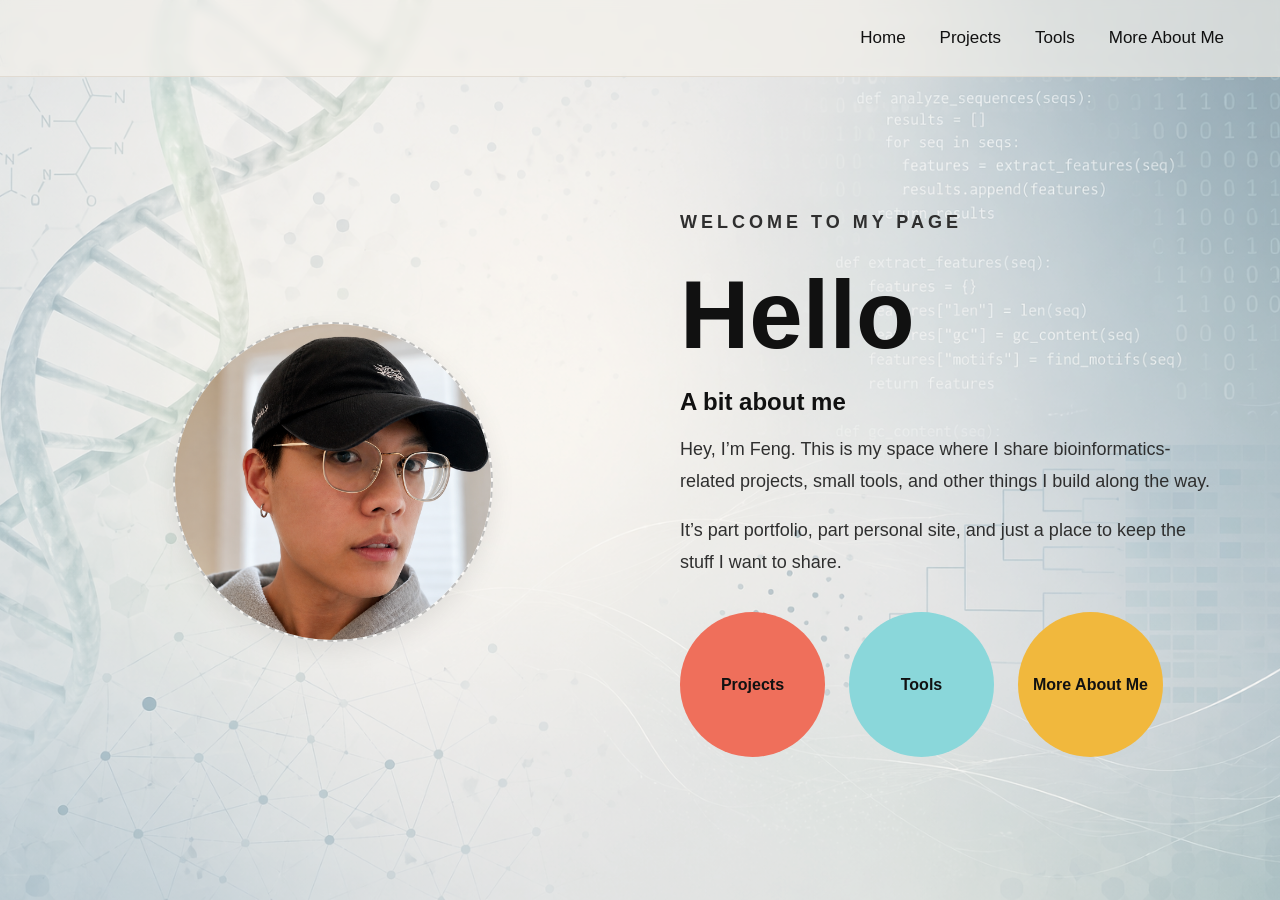
<file: index.html>
<!DOCTYPE html>
<html lang="en">
<head>
<script async src="https://www.googletagmanager.com/gtag/js?id=G-MM9ECK6VGQ"></script>
<script>
  window.dataLayer = window.dataLayer || [];
  function gtag(){dataLayer.push(arguments);}
  gtag('js', new Date());

  gtag('config', 'G-MM9ECK6VGQ');
   </script>
  <meta charset="UTF-8" />
  <meta name="viewport" content="width=device-width, initial-scale=1.0" />
  <title>Feng Chen</title>
  <link rel="stylesheet" href="style.css" />
</head>
<body>
  <div class="page-overlay">
    <header class="topbar">
      <nav class="nav">
        <a href="index.html">Home</a>
        <a href="projects.html">Projects</a>
        <a href="tools.html">Tools</a>
        <a href="about.html">More About Me</a>
      </nav>
    </header>

    <main class="hero">
      <section class="hero-image">
        <div class="photo-placeholder">
          <img src="images/Head.png" alt="Head Photo" />
        </div>
      </section>

      <section class="hero-text">
        <p class="eyebrow">WELCOME TO MY PAGE</p>
        <h1>Hello</h1>
        <h3>A bit about me</h3>

        <p>
          Hey, I’m Feng. This is my space where I share bioinformatics-related 
          projects, small tools, and other things I build along the way.
        </p>

        <p>
          It’s part portfolio, part personal site, and just a place to keep the
          stuff I want to share.
        </p>

        <div class="circle-links">
          <a href="projects.html" class="circle projects">Projects</a>
          <a href="tools.html" class="circle tools">Tools</a>
          <a href="about.html" class="circle about">More About Me</a>
        </div>
      </section>
    </main>
  </div>
</body>
</html>
</file>
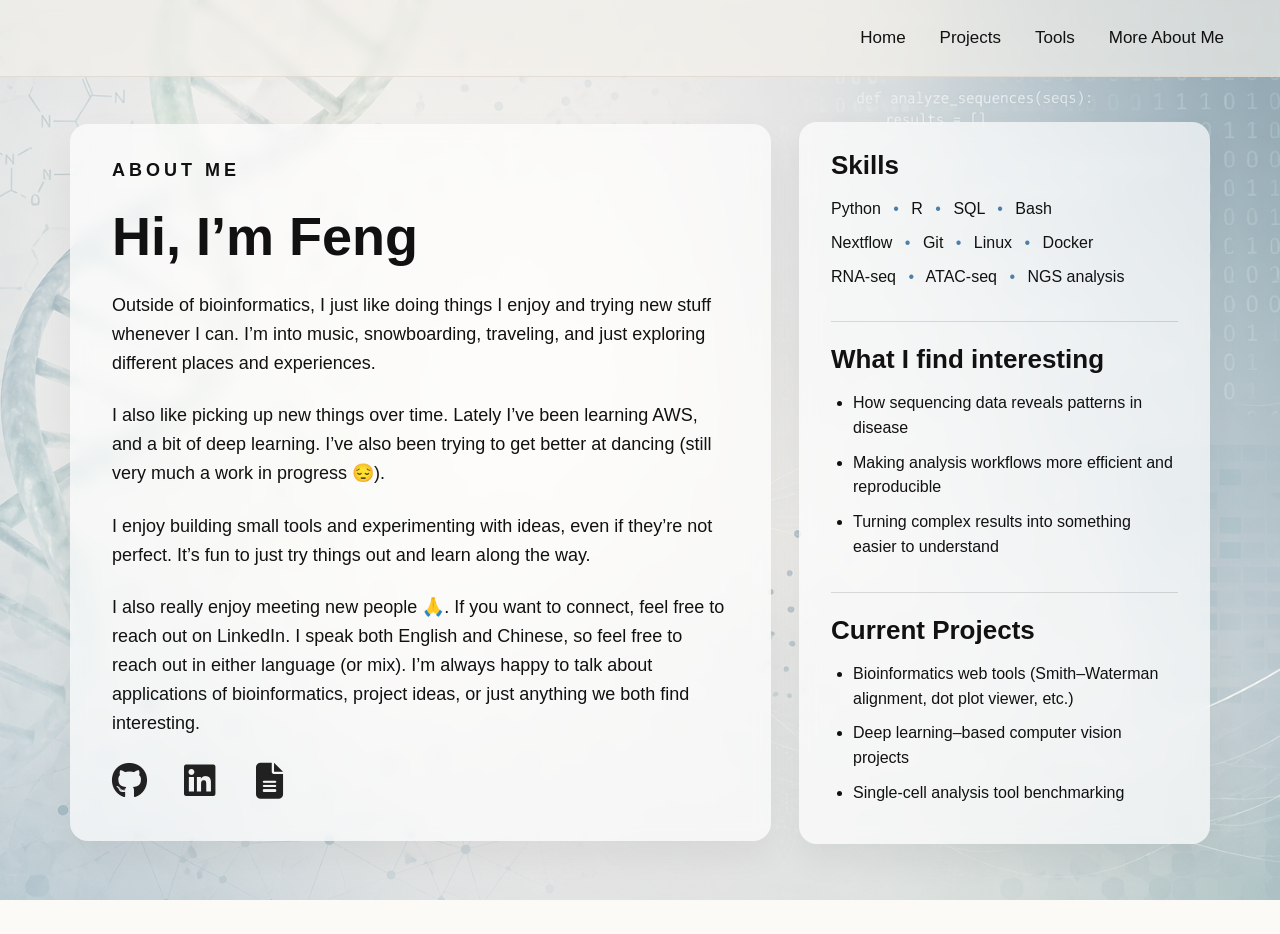
<file: about.html>
<!DOCTYPE html>
<html lang="en">
<head>
<script async src="https://www.googletagmanager.com/gtag/js?id=G-MM9ECK6VGQ"></script>
<script>
  window.dataLayer = window.dataLayer || [];
  function gtag(){dataLayer.push(arguments);}
  gtag('js', new Date());

  gtag('config', 'G-MM9ECK6VGQ');
</script>
  <meta charset="UTF-8" />
  <meta name="viewport" content="width=device-width, initial-scale=1.0" />
  <title>About | Feng Chen</title>
  <link rel="stylesheet" href="style.css" />
  <link rel="stylesheet" href="https://cdnjs.cloudflare.com/ajax/libs/font-awesome/6.5.0/css/all.min.css" />
</head>

<body>
  <div class="page-overlay">
    <header class="topbar">
      <nav class="nav">
        <a href="index.html">Home</a>
        <a href="projects.html">Projects</a>
        <a href="tools.html">Tools</a>
        <a href="about.html">More About Me</a>
      </nav>
    </header>

    <main class="about-layout">
      <section class="about-card about-text">
        <p class="eyebrow">ABOUT ME</p>
        <h1>Hi, I’m Feng</h1>

        <p>
          Outside of bioinformatics, I just like doing things I enjoy and trying new stuff whenever I can.
          I’m into music, snowboarding, traveling, and just exploring different places and experiences.
        </p>

        <p>
          I also like picking up new things over time. Lately I’ve been learning AWS, and a bit of
          deep learning. I’ve also been trying to get better at dancing (still very much a work in progress 😔).
        </p>

        <p>
          I enjoy building small tools and experimenting with ideas, even if they’re not perfect.
          It’s fun to just try things out and learn along the way.
        </p>

        <p>
          I also really enjoy meeting new people 🙏. If you want to connect, feel free to reach out on LinkedIn.
          I speak both English and Chinese, so feel free to reach out in either language (or mix).
          I’m always happy to talk about applications of bioinformatics, project ideas, or just anything we both find interesting.
        </p>

      <div class="social-icons">
      <a href="https://github.com/fchen-code" target="_blank" aria-label="GitHub">
        <i class="fab fa-github"></i>
      </a>

      <a href="https://www.linkedin.com/in/feng-chen-a23641274/?locale=en" target="_blank" aria-label="LinkedIn">
        <i class="fab fa-linkedin"></i>
      </a>

      <a href="data/Resume.pdf" target="_blank" aria-label="Resume">
        <i class="fas fa-file-alt"></i>
      </a>
    </div>

      </section>

      <aside class="about-card side-panel">
        <section class="panel-section">
          <h2>Skills</h2>
          <p class="skill-line">Python <span>•</span> R <span>•</span> SQL <span>•</span> Bash</p>
          <p class="skill-line">Nextflow <span>•</span> Git <span>•</span> Linux <span>•</span> Docker</p>
          <p class="skill-line">RNA-seq <span>•</span> ATAC-seq <span>•</span> NGS analysis</p>
        </section>

        <section class="panel-section">
          <h2>What I find interesting</h2>
          <ul>
            <li>How sequencing data reveals patterns in disease</li>
            <li>Making analysis workflows more efficient and reproducible</li>
            <li>Turning complex results into something easier to understand</li>
          </ul>
        </section>

        <section class="panel-section">
          <h2>Current Projects</h2>
          <ul>
          <li>Bioinformatics web tools (Smith–Waterman alignment, dot plot viewer, etc.)</li>
          <li>Deep learning–based computer vision projects</li>
          <li>Single-cell analysis tool benchmarking</li>
          </ul>
        </section>
      </aside>
    </main>

    
  </div>
</body>
</html>
</file>
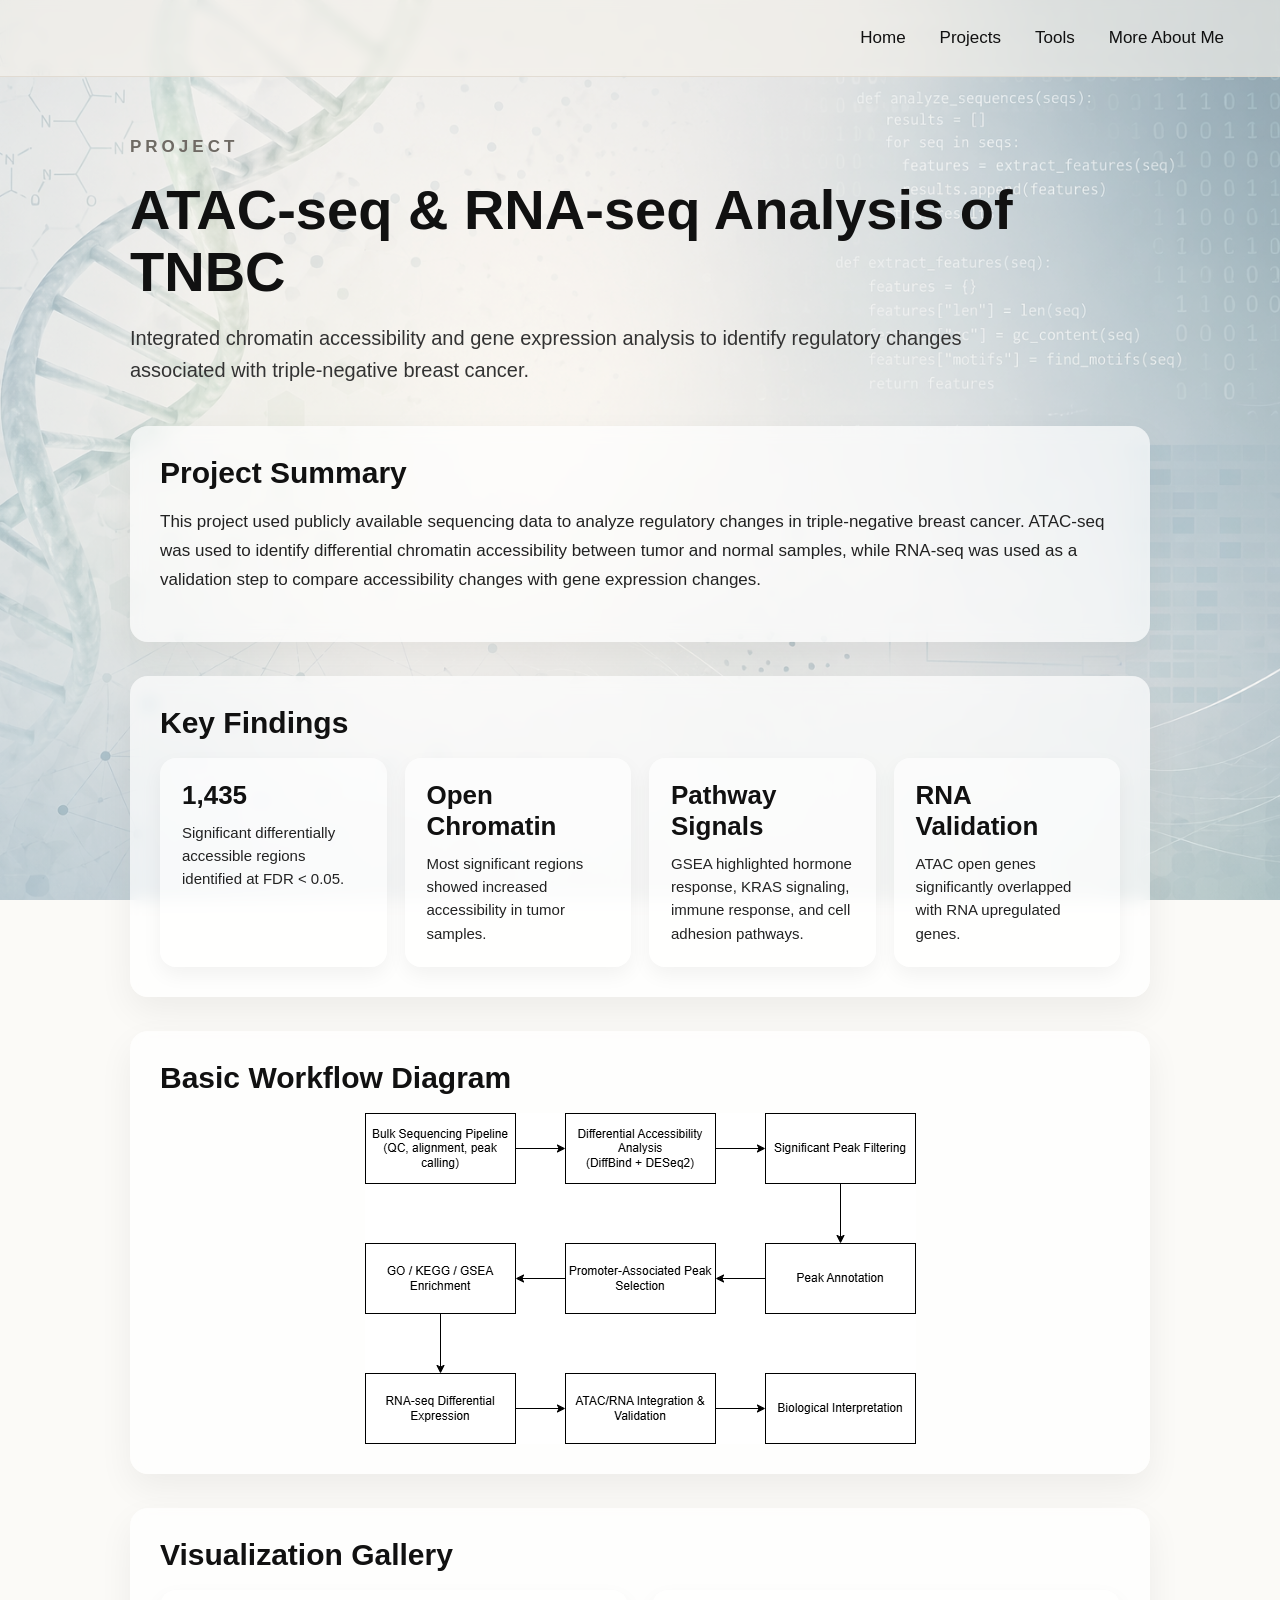
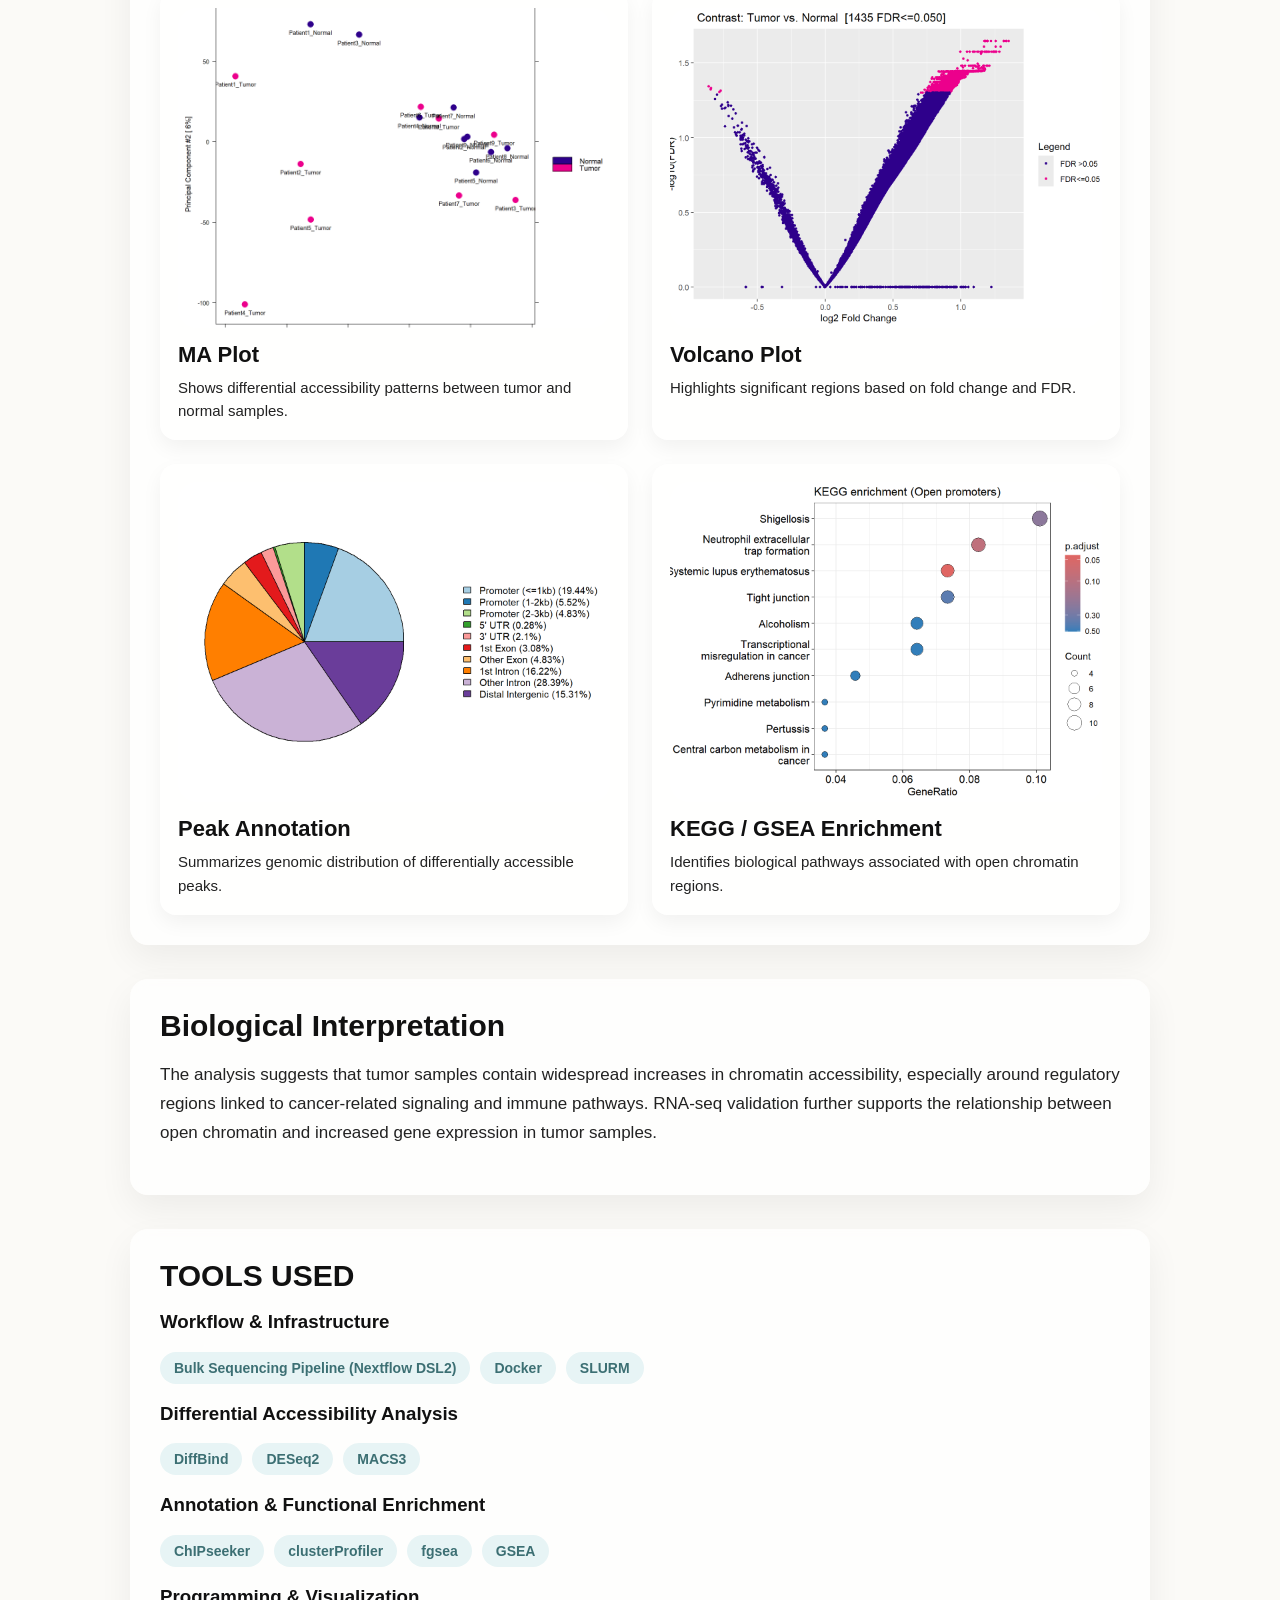
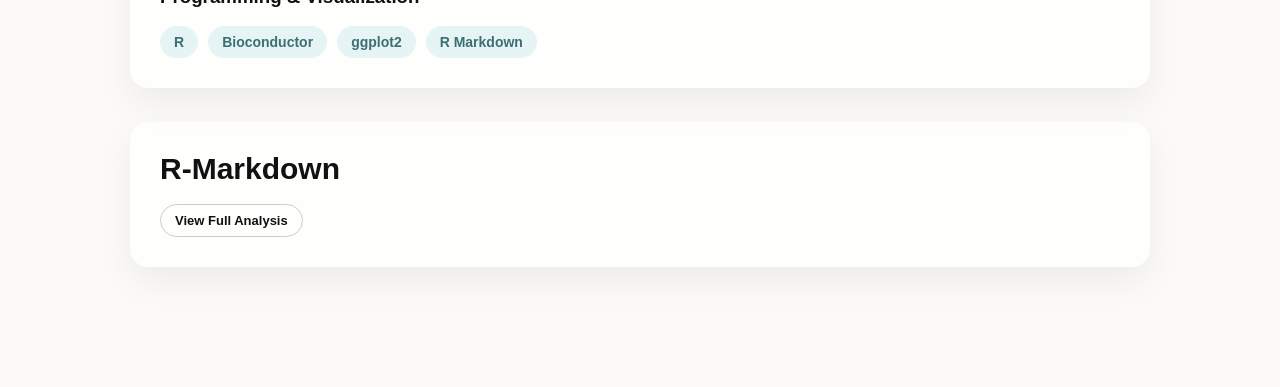
<file: project-atac.html>
<!DOCTYPE html>
<html lang="en">
<head>
<script async src="https://www.googletagmanager.com/gtag/js?id=G-MM9ECK6VGQ"></script>
<script>
  window.dataLayer = window.dataLayer || [];
  function gtag(){dataLayer.push(arguments);}
  gtag('js', new Date());

  gtag('config', 'G-MM9ECK6VGQ');
   </script>
  <meta charset="UTF-8" />
  <meta name="viewport" content="width=device-width, initial-scale=1.0" />
  <title>ATAC-seq & RNA-seq Analysis of TNBC | Feng Chen</title>
  <link rel="stylesheet" href="style.css" />
</head>

<body>
  <div class="page-overlay">
    <header class="topbar">
      <nav class="nav">
        <a href="index.html">Home</a>
        <a href="projects.html">Projects</a>
        <a href="tools.html">Tools</a>
        <a href="about.html">More About Me</a>
      </nav>
    </header>

    <main class="project-detail-page">

      <section class="project-detail-hero">
        <p class="eyebrow">PROJECT</p>
        <h1>ATAC-seq & RNA-seq Analysis of TNBC</h1>
        <p class="project-subtitle">
          Integrated chromatin accessibility and gene expression analysis to identify
          regulatory changes associated with triple-negative breast cancer.
        </p>

      </section>

      <section class="project-section">
        <h2>Project Summary</h2>
        <p>
          This project used publicly available sequencing data to analyze regulatory changes
          in triple-negative breast cancer. ATAC-seq was used to identify differential chromatin
          accessibility between tumor and normal samples, while RNA-seq was used as a validation
          step to compare accessibility changes with gene expression changes.
        </p>
      </section>

      <section class="project-section">
        <h2>Key Findings</h2>

        <div class="findings-grid">
          <div class="finding-card">
            <h3>1,435</h3>
            <p>Significant differentially accessible regions identified at FDR &lt; 0.05.</p>
          </div>

          <div class="finding-card">
            <h3>Open Chromatin</h3>
            <p>Most significant regions showed increased accessibility in tumor samples.</p>
          </div>

          <div class="finding-card">
            <h3>Pathway Signals</h3>
            <p>GSEA highlighted hormone response, KRAS signaling, immune response, and cell adhesion pathways.</p>
          </div>

          <div class="finding-card">
            <h3>RNA Validation</h3>
            <p>ATAC open genes significantly overlapped with RNA upregulated genes.</p>
          </div>
        </div>
      </section>

      <section class="project-section">
          <h2>Basic Workflow Diagram</h2>
        <div class="workflow-image">
          <img src="images/ATAC workflow.png" alt="ATAC workflow" />
        </div>
      </section>

      <section class="project-section">
        <h2>Visualization Gallery</h2>

        <div class="visual-grid">
          <div class="visual-card">
            <img src="images/PCA.png" alt="MA plot for tumor versus normal ATAC-seq comparison">
            <h3>MA Plot</h3>
            <p>Shows differential accessibility patterns between tumor and normal samples.</p>
          </div>

          <div class="visual-card">
            <img src="images/Volcano.png" alt="Volcano plot for differential accessibility">
            <h3>Volcano Plot</h3>
            <p>Highlights significant regions based on fold change and FDR.</p>
          </div>

          <div class="visual-card">
            <img src="images/AnnoPie.png" alt="Peak annotation pie chart">
            <h3>Peak Annotation</h3>
            <p>Summarizes genomic distribution of differentially accessible peaks.</p>
          </div>

          <div class="visual-card">
            <img src="images/KEGG.png" alt="KEGG enrichment dot plot">
            <h3>KEGG / GSEA Enrichment</h3>
            <p>Identifies biological pathways associated with open chromatin regions.</p>
          </div>
        </div>
      </section>

      <section class="project-section">
        <h2>Biological Interpretation</h2>
        <p>
          The analysis suggests that tumor samples contain widespread increases in chromatin
          accessibility, especially around regulatory regions linked to cancer-related signaling
          and immune pathways. RNA-seq validation further supports the relationship between
          open chromatin and increased gene expression in tumor samples.
        </p>
      </section>

      <section class="project-section">

  <h2>TOOLS USED</h2>

  <h3>Workflow & Infrastructure</h3>
  <div class="tech-tags">

    <span>
      <a href="https://github.com/fchen-code/Bulk-Sequencing-Pipeline" target="_blank">
        Bulk Sequencing Pipeline (Nextflow DSL2)
      </a>
    </span>

    <span>
      <a href="https://www.docker.com/" target="_blank">
        Docker
      </a>
    </span>

    <span>
      <a href="https://slurm.schedmd.com/" target="_blank">
        SLURM
      </a>
    </span>

  </div>

  <h3>Differential Accessibility Analysis</h3>
  <div class="tech-tags">

    <span>
      <a href="https://bioconductor.org/packages/release/bioc/html/DiffBind.html" target="_blank">
        DiffBind
      </a>
    </span>

    <span>
      <a href="https://bioconductor.org/packages/release/bioc/html/DESeq2.html" target="_blank">
        DESeq2
      </a>
    </span>

    <span>
      <a href="https://github.com/macs3-project/MACS" target="_blank">
        MACS3
      </a>
    </span>

  </div>

  <h3>Annotation & Functional Enrichment</h3>
  <div class="tech-tags">

    <span>
      <a href="https://bioconductor.org/packages/release/bioc/html/ChIPseeker.html" target="_blank">
        ChIPseeker
      </a>
    </span>

    <span>
      <a href="https://bioconductor.org/packages/release/bioc/html/clusterProfiler.html" target="_blank">
        clusterProfiler
      </a>
    </span>

    <span>
      <a href="https://bioconductor.org/packages/release/bioc/html/fgsea.html" target="_blank">
        fgsea
      </a>
    </span>

    <span>
      <a href="https://www.gsea-msigdb.org/gsea/index.jsp" target="_blank">
        GSEA
      </a>
    </span>

  </div>

  <h3>Programming & Visualization</h3>
  <div class="tech-tags">

    <span>
      <a href="https://www.r-project.org/" target="_blank">
        R
      </a>
    </span>

    <span>
      <a href="https://www.bioconductor.org/" target="_blank">
        Bioconductor
      </a>
    </span>

    <span>
      <a href="https://ggplot2.tidyverse.org/" target="_blank">
        ggplot2
      </a>
    </span>

    <span>
      <a href="https://rmarkdown.rstudio.com/" target="_blank">
        R Markdown
      </a>
    </span>

  </div>

</section>

      <section class="project-section">
        <h2>R-Markdown</h2>

        <div class="project-links">
          <a href="https://fchen-code.github.io/atac_rna_tnbc/" class="btn">View Full Analysis</a>
        </div>
      </section>

    </main>
  </div>
</body>
</html>
</file>
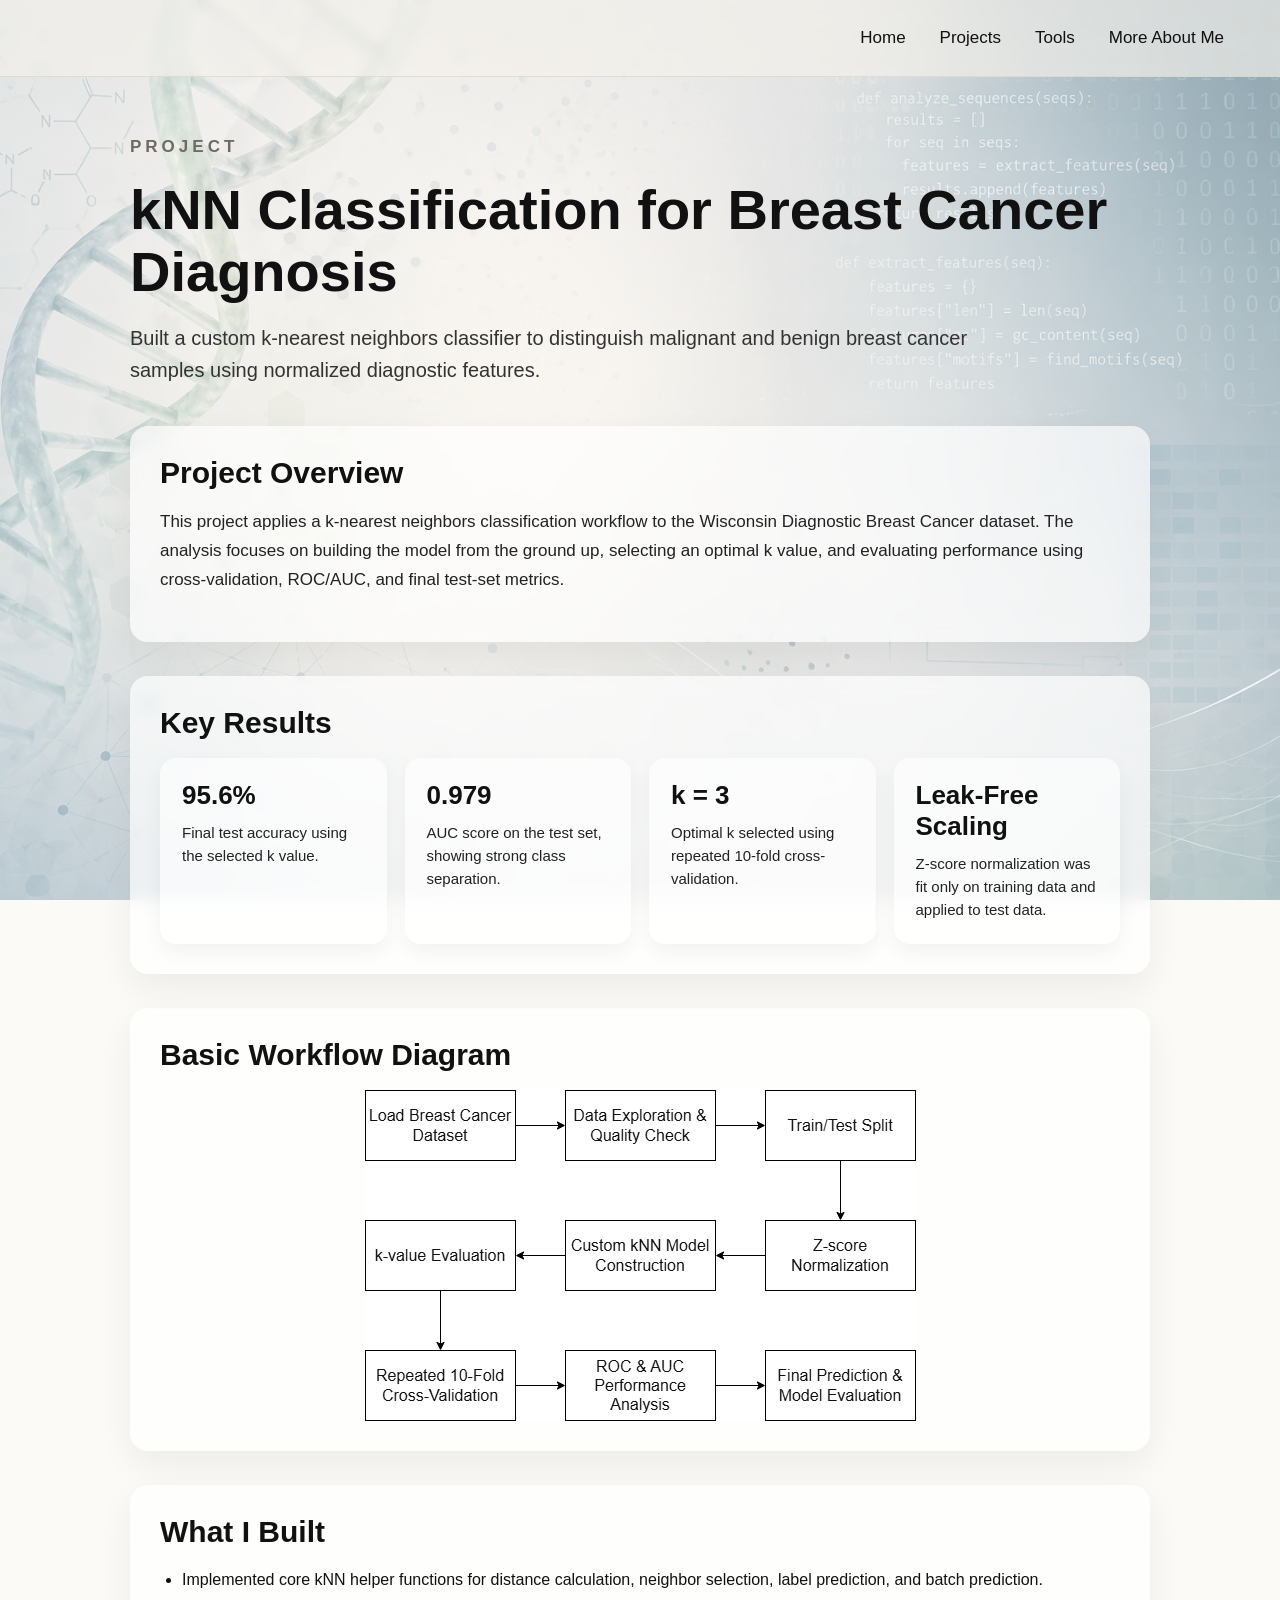
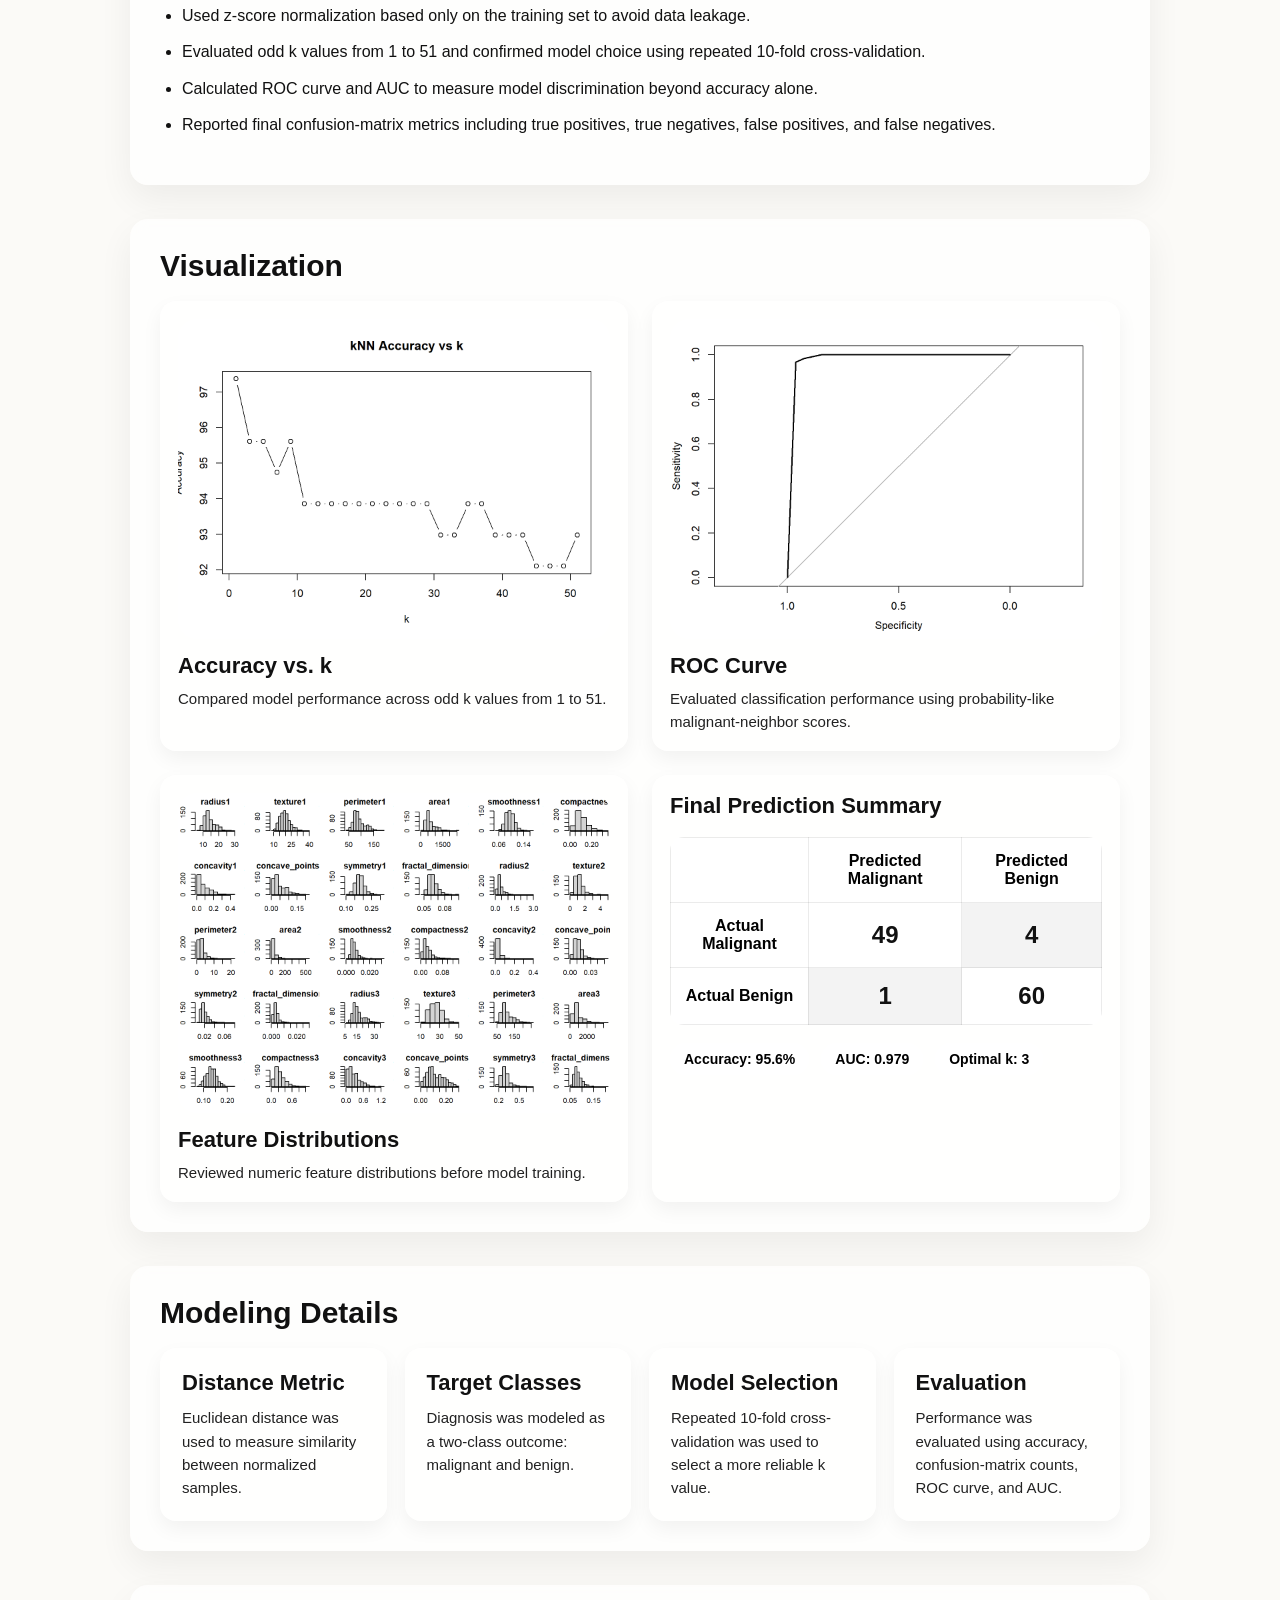
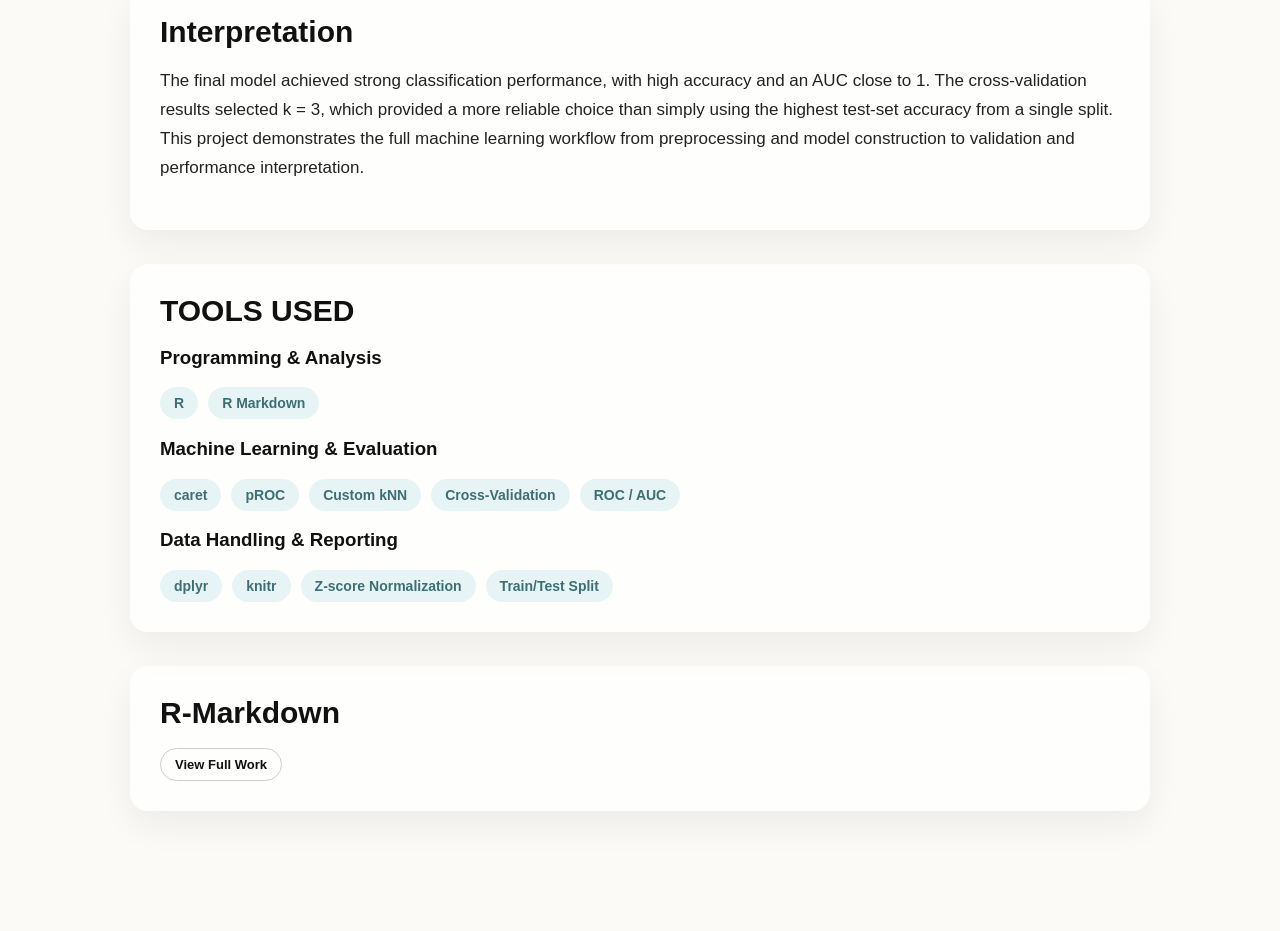
<file: project-knn.html>
<!DOCTYPE html>
<html lang="en">

<head>
<script async src="https://www.googletagmanager.com/gtag/js?id=G-MM9ECK6VGQ"></script>
<script>
  window.dataLayer = window.dataLayer || [];
  function gtag(){dataLayer.push(arguments);}
  gtag('js', new Date());

  gtag('config', 'G-MM9ECK6VGQ');
   </script>
  <meta charset="UTF-8" />
  <meta name="viewport" content="width=device-width, initial-scale=1.0" />

  <title>kNN Cancer Classification | Feng Chen</title>
  <link rel="stylesheet" href="style.css" />
</head>

<body>
  <div class="page-overlay">

    <header class="topbar">
      <nav class="nav">
        <a href="index.html">Home</a>
        <a href="projects.html">Projects</a>
        <a href="tools.html">Tools</a>
        <a href="about.html">More About Me</a>
      </nav>
    </header>

    <main class="project-detail-page">

      <!-- HERO -->
      <section class="project-detail-hero">
        <p class="eyebrow">PROJECT</p>

        <h1>kNN Classification for Breast Cancer Diagnosis</h1>

        <p class="project-subtitle">
          Built a custom k-nearest neighbors classifier to distinguish malignant and benign breast cancer samples using normalized diagnostic features.
        </p>
      </section>

      <!-- OVERVIEW -->
      <section class="project-section">
        <h2>Project Overview</h2>

        <p>
          This project applies a k-nearest neighbors classification workflow to the Wisconsin Diagnostic Breast Cancer dataset.
          The analysis focuses on building the model from the ground up, selecting an optimal k value, and evaluating performance using cross-validation, ROC/AUC, and final test-set metrics.
        </p>
      </section>

      <!-- KEY RESULTS -->
      <section class="project-section">
        <h2>Key Results</h2>

        <div class="findings-grid">
          <div class="finding-card">
            <h3>95.6%</h3>
            <p>Final test accuracy using the selected k value.</p>
          </div>

          <div class="finding-card">
            <h3>0.979</h3>
            <p>AUC score on the test set, showing strong class separation.</p>
          </div>

          <div class="finding-card">
            <h3>k = 3</h3>
            <p>Optimal k selected using repeated 10-fold cross-validation.</p>
          </div>

          <div class="finding-card">
            <h3>Leak-Free Scaling</h3>
            <p>Z-score normalization was fit only on training data and applied to test data.</p>
          </div>
        </div>
      </section>

      <!-- WORKFLOW -->
      <section class="project-section">
        <h2>Basic Workflow Diagram</h2>
        <div class="workflow-image">
          <img src="images/knn workflow.png" alt="Knn workflow" />
        </div>
      </section>

      <!-- WHAT I BUILT -->
      <section class="project-section">
        <h2>What I Built</h2>

        <ul class="project-bullets">
          <li>Implemented core kNN helper functions for distance calculation, neighbor selection, label prediction, and batch prediction.</li>
          <li>Used z-score normalization based only on the training set to avoid data leakage.</li>
          <li>Evaluated odd k values from 1 to 51 and confirmed model choice using repeated 10-fold cross-validation.</li>
          <li>Calculated ROC curve and AUC to measure model discrimination beyond accuracy alone.</li>
          <li>Reported final confusion-matrix metrics including true positives, true negatives, false positives, and false negatives.</li>
        </ul>
      </section>

      <!-- VISUALIZATION GALLERY -->
      <section class="project-section">
        <h2>Visualization</h2>

        <div class="visual-grid">
          <div class="visual-card">
            <img src="images/knn accuracy vs k.png" alt="kNN accuracy versus k plot">
            <h3>Accuracy vs. k</h3>
            <p>Compared model performance across odd k values from 1 to 51.</p>
          </div>

          <div class="visual-card">
            <img src="images/knn auc.png" alt="kNN ROC curve">
            <h3>ROC Curve</h3>
            <p>Evaluated classification performance using probability-like malignant-neighbor scores.</p>
          </div>

          <div class="visual-card">
            <img src="images/knn distributions.png" alt="Feature distribution histograms">
            <h3>Feature Distributions</h3>
            <p>Reviewed numeric feature distributions before model training.</p>
          </div>

          <div class="visual-card">

  <h3>Final Prediction Summary</h3>

  <table class="confusion-table">
    <thead>
      <tr>
        <th></th>
        <th>Predicted Malignant</th>
        <th>Predicted Benign</th>
      </tr>
    </thead>

    <tbody>
      <tr>
        <th>Actual Malignant</th>
        <td class="matrix-good">49</td>
        <td class="matrix-bad">4</td>
      </tr>

      <tr>
        <th>Actual Benign</th>
        <td class="matrix-bad">1</td>
        <td class="matrix-good">60</td>
      </tr>
    </tbody>
  </table>

  <div class="metric-summary">
    <span>Accuracy: 95.6%</span>
    <span>AUC: 0.979</span>
    <span>Optimal k: 3</span>
  </div>

</div>
        </div>
      </section>

      <!-- METHODS -->
      <section class="project-section">
        <h2>Modeling Details</h2>

        <div class="method-grid">
          <div class="method-card">
            <h3>Distance Metric</h3>
            <p>Euclidean distance was used to measure similarity between normalized samples.</p>
          </div>

          <div class="method-card">
            <h3>Target Classes</h3>
            <p>Diagnosis was modeled as a two-class outcome: malignant and benign.</p>
          </div>

          <div class="method-card">
            <h3>Model Selection</h3>
            <p>Repeated 10-fold cross-validation was used to select a more reliable k value.</p>
          </div>

          <div class="method-card">
            <h3>Evaluation</h3>
            <p>Performance was evaluated using accuracy, confusion-matrix counts, ROC curve, and AUC.</p>
          </div>
        </div>
      </section>

      <!-- INTERPRETATION -->
      <section class="project-section">
        <h2>Interpretation</h2>

        <p>
          The final model achieved strong classification performance, with high accuracy and an AUC close to 1.
          The cross-validation results selected k = 3, which provided a more reliable choice than simply using the highest test-set accuracy from a single split.
          This project demonstrates the full machine learning workflow from preprocessing and model construction to validation and performance interpretation.
        </p>
      </section>

      <!-- TOOLS -->
      <section class="project-section">
        <h2>TOOLS USED</h2>

        <h3>Programming & Analysis</h3>
        <div class="tech-tags">
          <span><a href="https://www.r-project.org/" target="_blank" rel="noopener noreferrer">R</a></span>
          <span><a href="https://rmarkdown.rstudio.com/" target="_blank" rel="noopener noreferrer">R Markdown</a></span>
        </div>

        <h3>Machine Learning & Evaluation</h3>
        <div class="tech-tags">
          <span><a href="https://topepo.github.io/caret/" target="_blank" rel="noopener noreferrer">caret</a></span>
          <span><a href="https://xrobin.github.io/pROC/" target="_blank" rel="noopener noreferrer">pROC</a></span>
          <span>Custom kNN</span>
          <span>Cross-Validation</span>
          <span>ROC / AUC</span>
        </div>

        <h3>Data Handling & Reporting</h3>
        <div class="tech-tags">
          <span><a href="https://dplyr.tidyverse.org/" target="_blank" rel="noopener noreferrer">dplyr</a></span>
          <span><a href="https://yihui.org/knitr/" target="_blank" rel="noopener noreferrer">knitr</a></span>
          <span>Z-score Normalization</span>
          <span>Train/Test Split</span>
        </div>
      </section>

      <!-- LINKS -->
      <section class="project-section">
        <h2>R-Markdown</h2>

        <div class="project-links">
          <a href="https://fchen-code.github.io/kNN-cancer-classification/" class="btn">View Full Work</a>
        </div>
      </section>

    </main>
  </div>
</body>

</html>
</file>
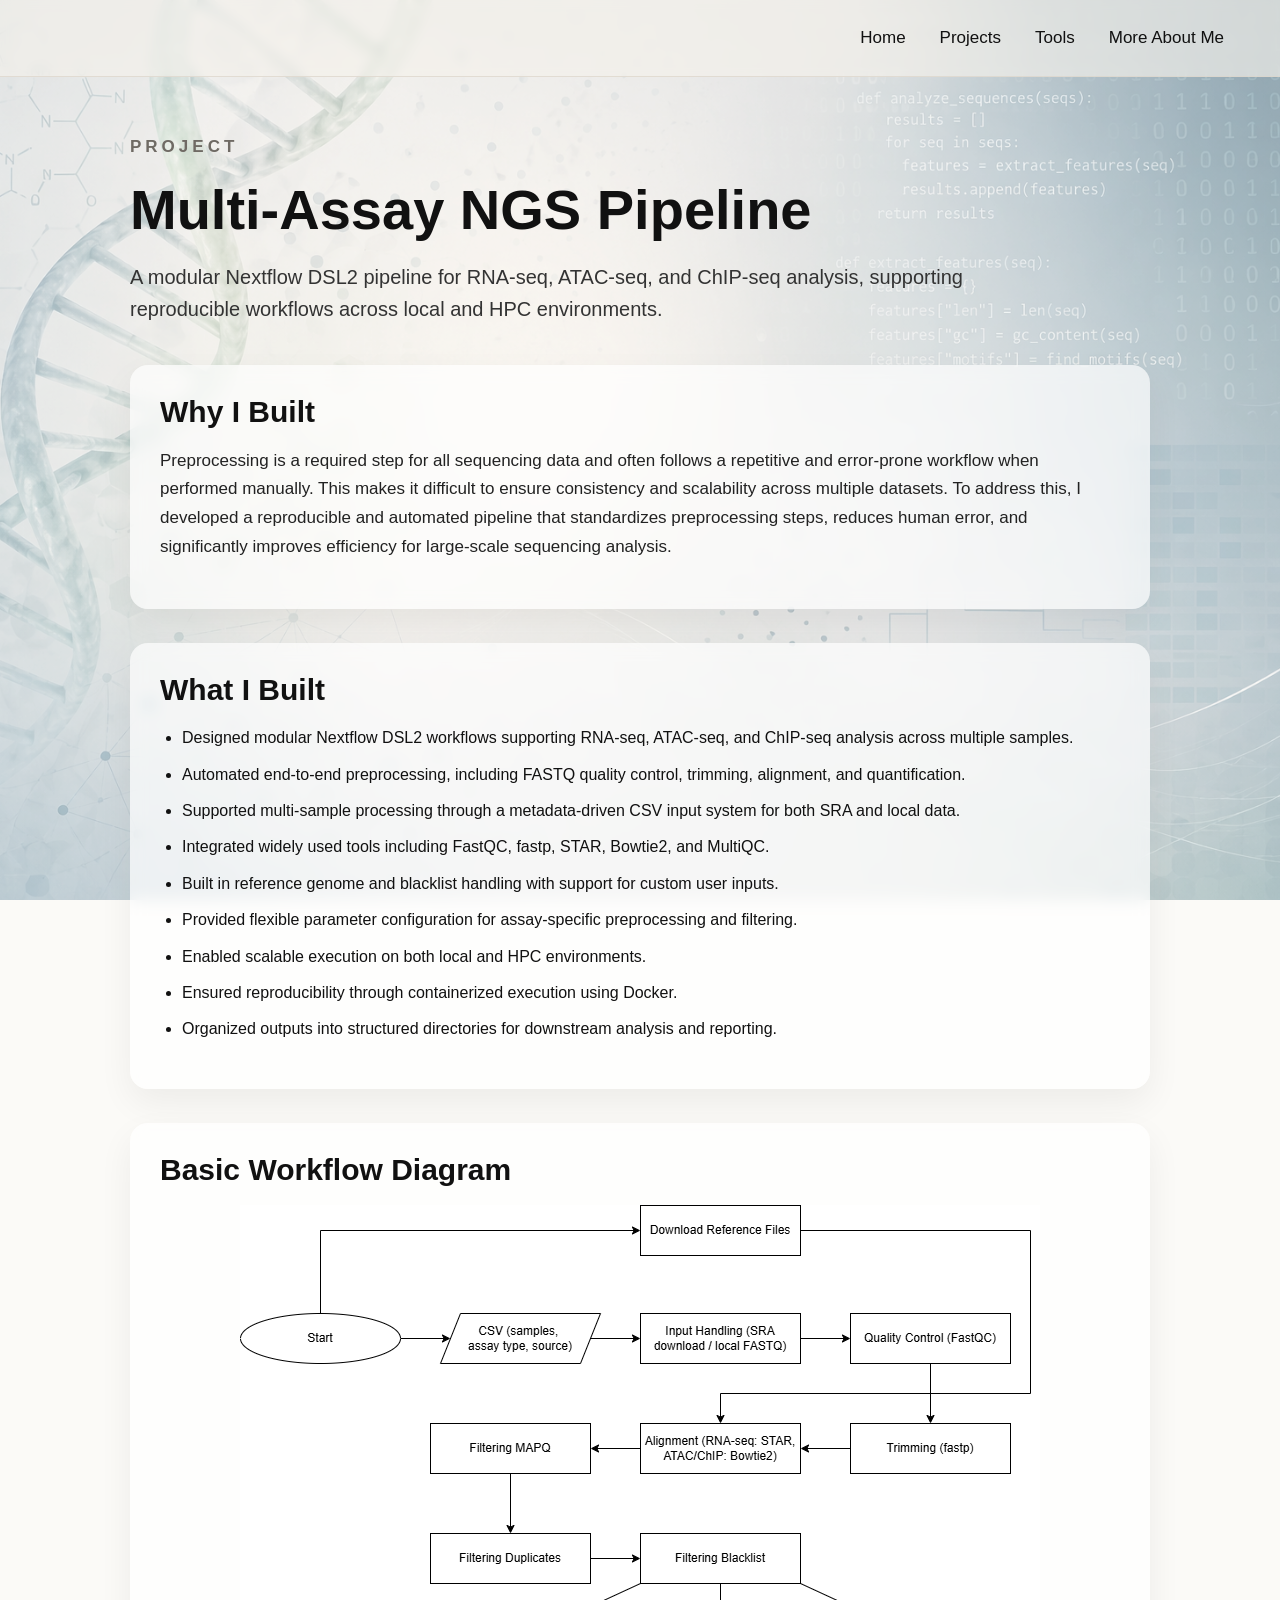
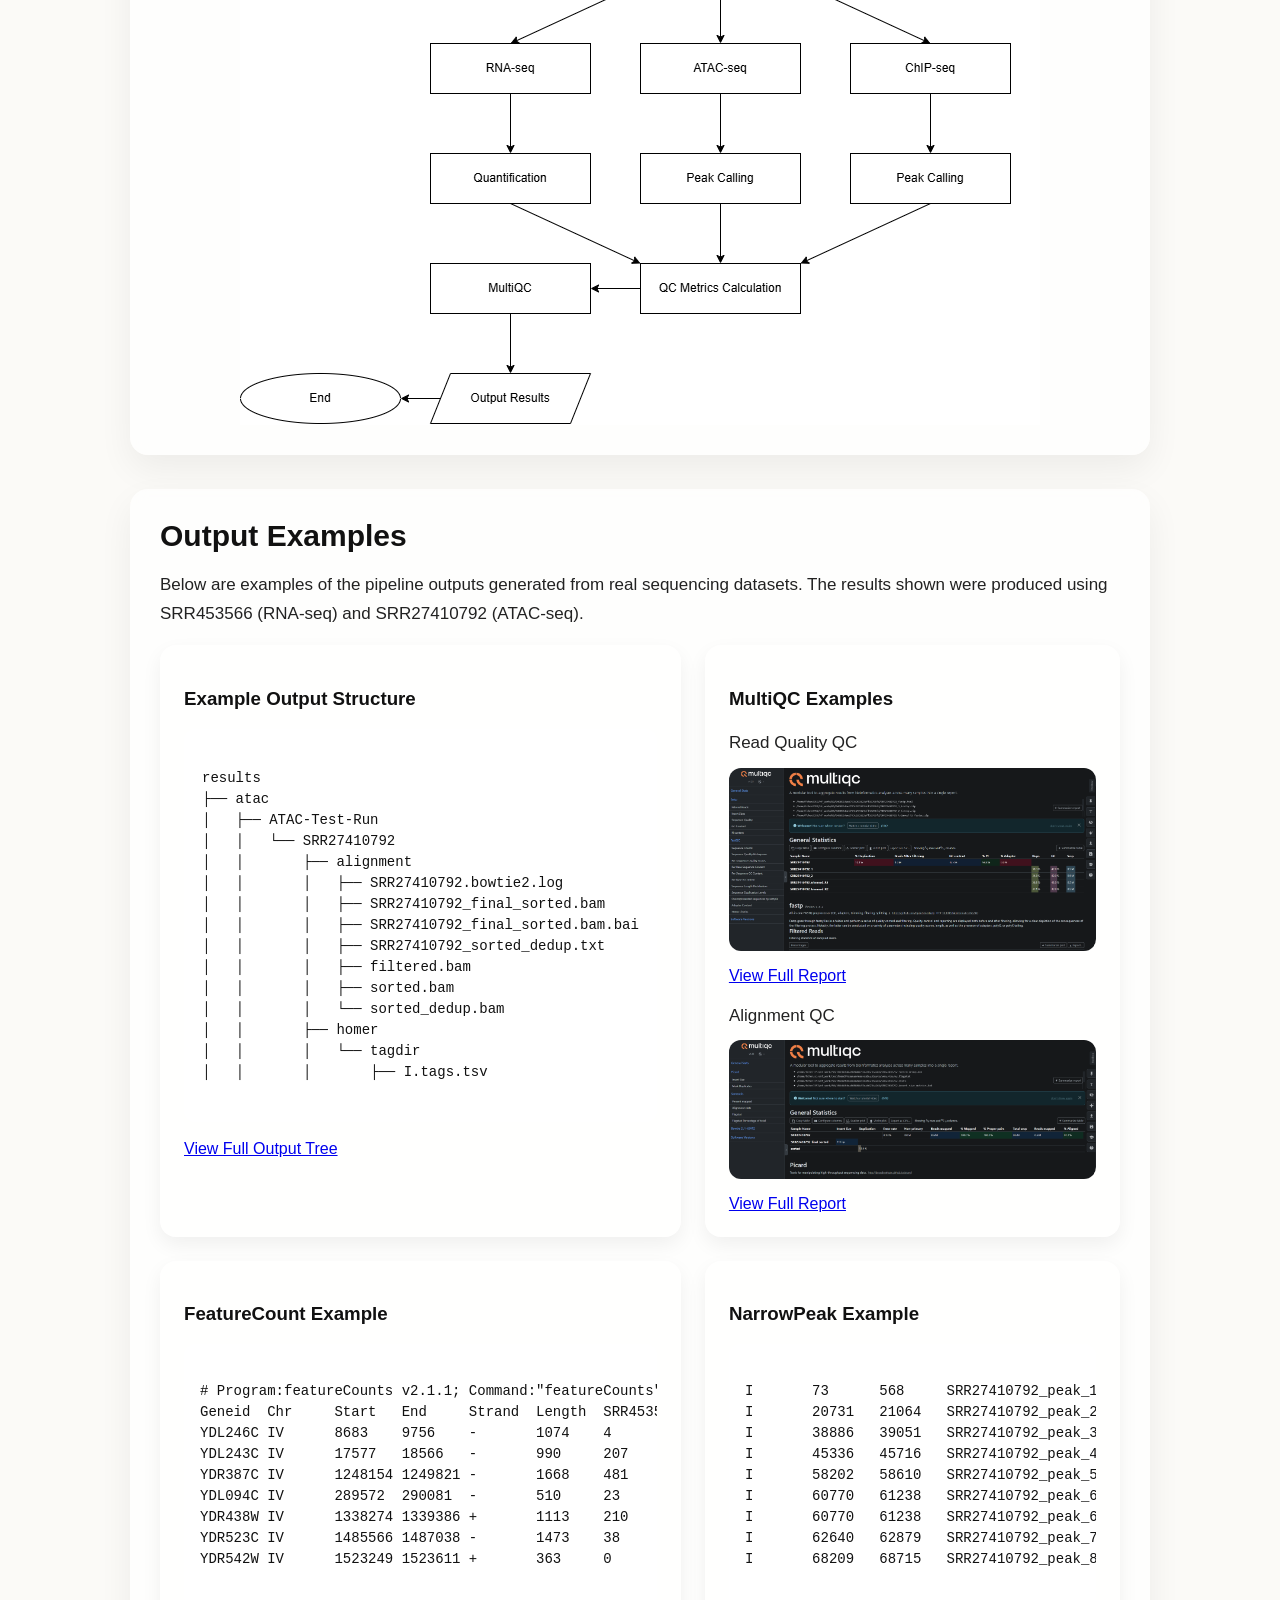
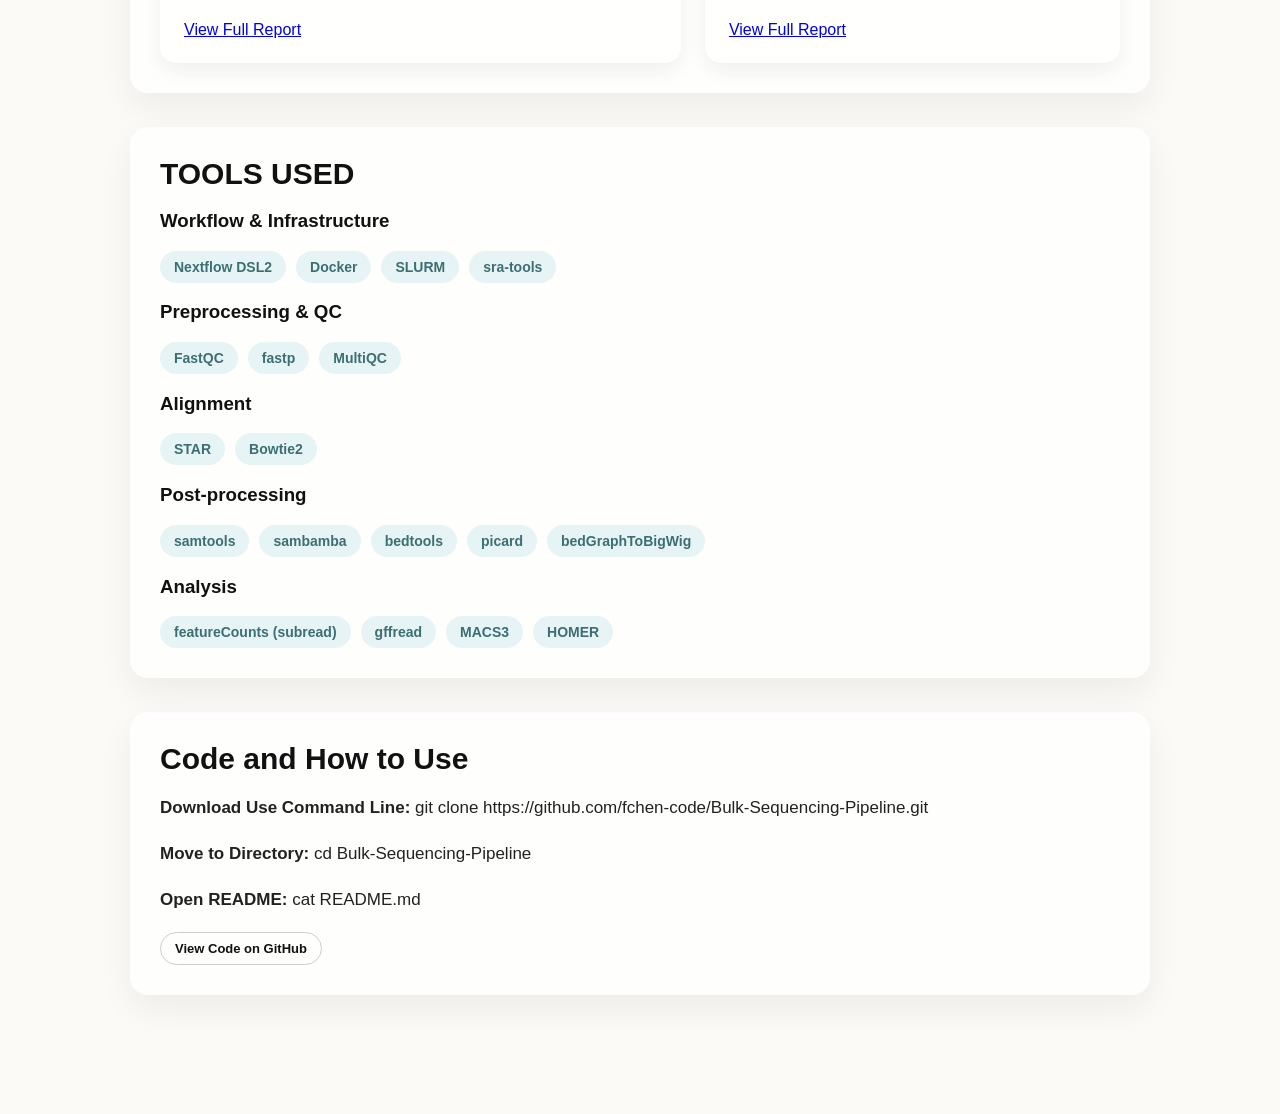
<file: project-pipeline.html>
<!DOCTYPE html>
<html lang="en">
<head>
<script async src="https://www.googletagmanager.com/gtag/js?id=G-MM9ECK6VGQ"></script>
<script>
  window.dataLayer = window.dataLayer || [];
  function gtag(){dataLayer.push(arguments);}
  gtag('js', new Date());

  gtag('config', 'G-MM9ECK6VGQ');
   </script>
  <meta charset="UTF-8" />
  <meta name="viewport" content="width=device-width, initial-scale=1.0" />
  <title>Multi-Assay NGS Pipeline | Feng Chen</title>
  <link rel="stylesheet" href="style.css" />
</head>

<body>
  <div class="page-overlay">
    <header class="topbar">
      <nav class="nav">
        <a href="index.html">Home</a>
        <a href="projects.html">Projects</a>
        <a href="tools.html">Tools</a>
        <a href="about.html">More About Me</a>
      </nav>
    </header>

    <main class="project-detail-page">

      <!-- 1. Title + Summary -->
      <section class="project-detail-hero">
        <p class="eyebrow">PROJECT</p>
        <h1>Multi-Assay NGS Pipeline</h1>
        <p class="project-subtitle">
          A modular Nextflow DSL2 pipeline for RNA-seq, ATAC-seq, and ChIP-seq analysis,
          supporting reproducible workflows across local and HPC environments.
        </p>
      </section>

      <!-- 2. Problem / Motivation -->
      <section class="project-section">
        <h2>Why I Built</h2>
        <p>
          Preprocessing is a required step for all sequencing data and often follows a repetitive
          and error-prone workflow when performed manually. This makes it difficult to ensure
          consistency and scalability across multiple datasets. To address this, I developed a
          reproducible and automated pipeline that standardizes preprocessing steps, reduces human
          error, and significantly improves efficiency for large-scale sequencing analysis.
        </p>
      </section>

      <!-- 3. What You Built -->
      <section class="project-section">
        <h2>What I Built</h2>
        <ul class="project-bullets">
          <li>Designed modular Nextflow DSL2 workflows supporting RNA-seq, ATAC-seq, and ChIP-seq analysis across multiple samples.</li>
          <li>Automated end-to-end preprocessing, including FASTQ quality control, trimming, alignment, and quantification.</li>
          <li>Supported multi-sample processing through a metadata-driven CSV input system for both SRA and local data.</li>
          <li>Integrated widely used tools including FastQC, fastp, STAR, Bowtie2, and MultiQC.</li>
          <li>Built in reference genome and blacklist handling with support for custom user inputs.</li>
          <li>Provided flexible parameter configuration for assay-specific preprocessing and filtering.</li>
          <li>Enabled scalable execution on both local and HPC environments.</li>
          <li>Ensured reproducibility through containerized execution using Docker.</li>
          <li>Organized outputs into structured directories for downstream analysis and reporting.</li>
        </ul>
      </section>

      <!-- 4. Workflow Diagram Placeholder -->
      <section class="project-section">
        <h2>Basic Workflow Diagram</h2>
        <div class="workflow-image">
          <img src="images/workflow_new.png" alt="Nextflow sequencing pipeline workflow" />
        </div>
      </section>

      <!-- 5. Results / Output Placeholder -->
      <section class="project-section">
        <h2>Output Examples</h2>
        <p>Below are examples of the pipeline outputs generated from real sequencing datasets. The results shown were produced using SRR453566 (RNA-seq) and SRR27410792 (ATAC-seq).</p>

        <div class="results-grid">
          <div class="output-structure-box">

  <h3>Example Output Structure</h3>

  <pre class="tree-preview"><code>
results
├── atac
│   ├── ATAC-Test-Run
│   │   └── SRR27410792
│   │       ├── alignment
│   │       │   ├── SRR27410792.bowtie2.log
│   │       │   ├── SRR27410792_final_sorted.bam
│   │       │   ├── SRR27410792_final_sorted.bam.bai
│   │       │   ├── SRR27410792_sorted_dedup.txt
│   │       │   ├── filtered.bam
│   │       │   ├── sorted.bam
│   │       │   └── sorted_dedup.bam
│   │       ├── homer
│   │       │   └── tagdir
│   │       │       ├── I.tags.tsv
  </code></pre>

  <a href="data/Tree_Output.txt" target="_blank" class="btn">
    View Full Output Tree
  </a>

</div>
            
  <div class="multiqc-item">
    <h3>MultiQC Examples</h3>
    <p>Read Quality QC</p>

    <img src="images/ATAC multiqc read.png"
         alt="ATAC read MultiQC">

    <a href="multiqc_report_read.html"
       target="_blank"
       class="btn">
       View Full Report
    </a>
    <p>Alignment QC</p>

    <img src="images/ATAC multiqc alignment.png"
         alt="ATAC alignment MultiQC">

    <a href="multiqc_report_alignment.html"
       target="_blank"
       class="btn">
       View Full Report
    </a>
  </div>

          <div class="featurecount-preview">
            <h3>FeatureCount Example</h3>
            <pre class="fc-preview"><code>
# Program:featureCounts v2.1.1; Command:"featureCounts" "-T" "1" "-p" "-B" "-s" "0" "-t" "exon" "-g" "gene_id" "-a" "unzipped.gtf" "-o" "SRR453566_featurecounts.txt" "SRR453566_final_sorted.bam" 
Geneid	Chr	Start	End	Strand	Length	SRR453566_final_sorted.bam
YDL246C	IV	8683	9756	-	1074	4
YDL243C	IV	17577	18566	-	990	207
YDR387C	IV	1248154	1249821	-	1668	481
YDL094C	IV	289572	290081	-	510	23
YDR438W	IV	1338274	1339386	+	1113	210
YDR523C	IV	1485566	1487038	-	1473	38
YDR542W	IV	1523249	1523611	+	363	0
  </code></pre>
  <a href="data/SRR453566_featurecounts.txt"
       target="_blank"
       class="btn">
       View Full Report
    </a>
          </div>

          <div class="narrowpeak-preview">
            <h3>NarrowPeak Example</h3>
            <pre class="np-preview"><code>
I	73	568	SRR27410792_peak_1	149	.	6.98961	18.7434	14.9632	222
I	20731	21064	SRR27410792_peak_2	59	.	4.28395	8.31299	5.97829	205
I	38886	39051	SRR27410792_peak_3	30	.	3.12812	4.76334	3.05207	45
I	45336	45716	SRR27410792_peak_4	59	.	4.28395	8.31299	5.97829	150
I	58202	58610	SRR27410792_peak_5	21	.	2.65869	3.67721	2.13091	280
I	60770	61238	SRR27410792_peak_6a	34	.	3.18083	5.27043	3.46667	75
I	60770	61238	SRR27410792_peak_6b	34	.	3.15302	5.21219	3.41481	374
I	62640	62879	SRR27410792_peak_7	55	.	3.90148	7.77312	5.54097	59
I	68209	68715	SRR27410792_peak_8	52	.	3.20152	7.40092	5.24896	191
  </code></pre>
  <a href="data/SRR27410792_peaks.narrowPeak"
       target="_blank"
       class="btn">
       View Full Report
    </a>
          </div>
        </div>
      </section>

      <!-- 6. Tech Stack -->
      <section class="project-section">
        <h2>TOOLS USED</h2>
        <h3>Workflow & Infrastructure</h3>
<div class="tech-tags">
  <span><a href="https://www.nextflow.io" target="_blank" rel="noopener noreferrer">Nextflow DSL2</a></span>
  <span><a href="https://www.docker.com" target="_blank" rel="noopener noreferrer">Docker</a></span>
  <span><a href="https://slurm.schedmd.com" target="_blank" rel="noopener noreferrer">SLURM</a></span>
  <span><a href="https://github.com/ncbi/sra-tools" target="_blank" rel="noopener noreferrer">sra-tools</a></span>
</div>

<h3>Preprocessing & QC</h3>
<div class="tech-tags">
  <span><a href="https://www.bioinformatics.babraham.ac.uk/projects/fastqc/" target="_blank">FastQC</a></span>
  <span><a href="https://github.com/OpenGene/fastp" target="_blank">fastp</a></span>
  <span><a href="https://multiqc.info" target="_blank">MultiQC</a></span>
</div>

<h3>Alignment</h3>
<div class="tech-tags">
  <span><a href="https://github.com/alexdobin/STAR" target="_blank">STAR</a></span>
  <span><a href="http://bowtie-bio.sourceforge.net/bowtie2/index.shtml" target="_blank">Bowtie2</a></span>
</div>

<h3>Post-processing</h3>
<div class="tech-tags">
  <span><a href="http://www.htslib.org/" target="_blank">samtools</a></span>
  <span><a href="https://github.com/biod/sambamba" target="_blank">sambamba</a></span>
  <span><a href="https://bedtools.readthedocs.io/" target="_blank">bedtools</a></span>
  <span><a href="https://broadinstitute.github.io/picard/" target="_blank">picard</a></span>
  <span><a href="http://hgdownload.soe.ucsc.edu/admin/exe/" target="_blank">bedGraphToBigWig</a></span>
</div>

<h3>Analysis</h3>
<div class="tech-tags">
  <span><a href="http://subread.sourceforge.net/" target="_blank">featureCounts (subread)</a></span>
  <span><a href="https://github.com/gpertea/gffread" target="_blank">gffread</a></span>
  <span><a href="https://github.com/macs3-project/MACS" target="_blank">MACS3</a></span>
  <span><a href="http://homer.ucsd.edu/homer/" target="_blank">HOMER</a></span>
</div>
      </section>

      <!-- 7. GitHub Placeholder -->
      <section class="project-section">
        <h2>Code and How to Use</h2>
        <P><strong>Download Use Command Line:</strong> git clone https://github.com/fchen-code/Bulk-Sequencing-Pipeline.git</P>
        <P><strong>Move to Directory:</strong> cd Bulk-Sequencing-Pipeline</P>
        <p><strong>Open README:</strong> cat README.md</p>
        <div class="project-links">
          <a href="https://github.com/fchen-code/Bulk-Sequencing-Pipeline" class="btn">View Code on GitHub</a>
        </div>
      </section>

    </main>
  </div>
</body>
</html>
</file>
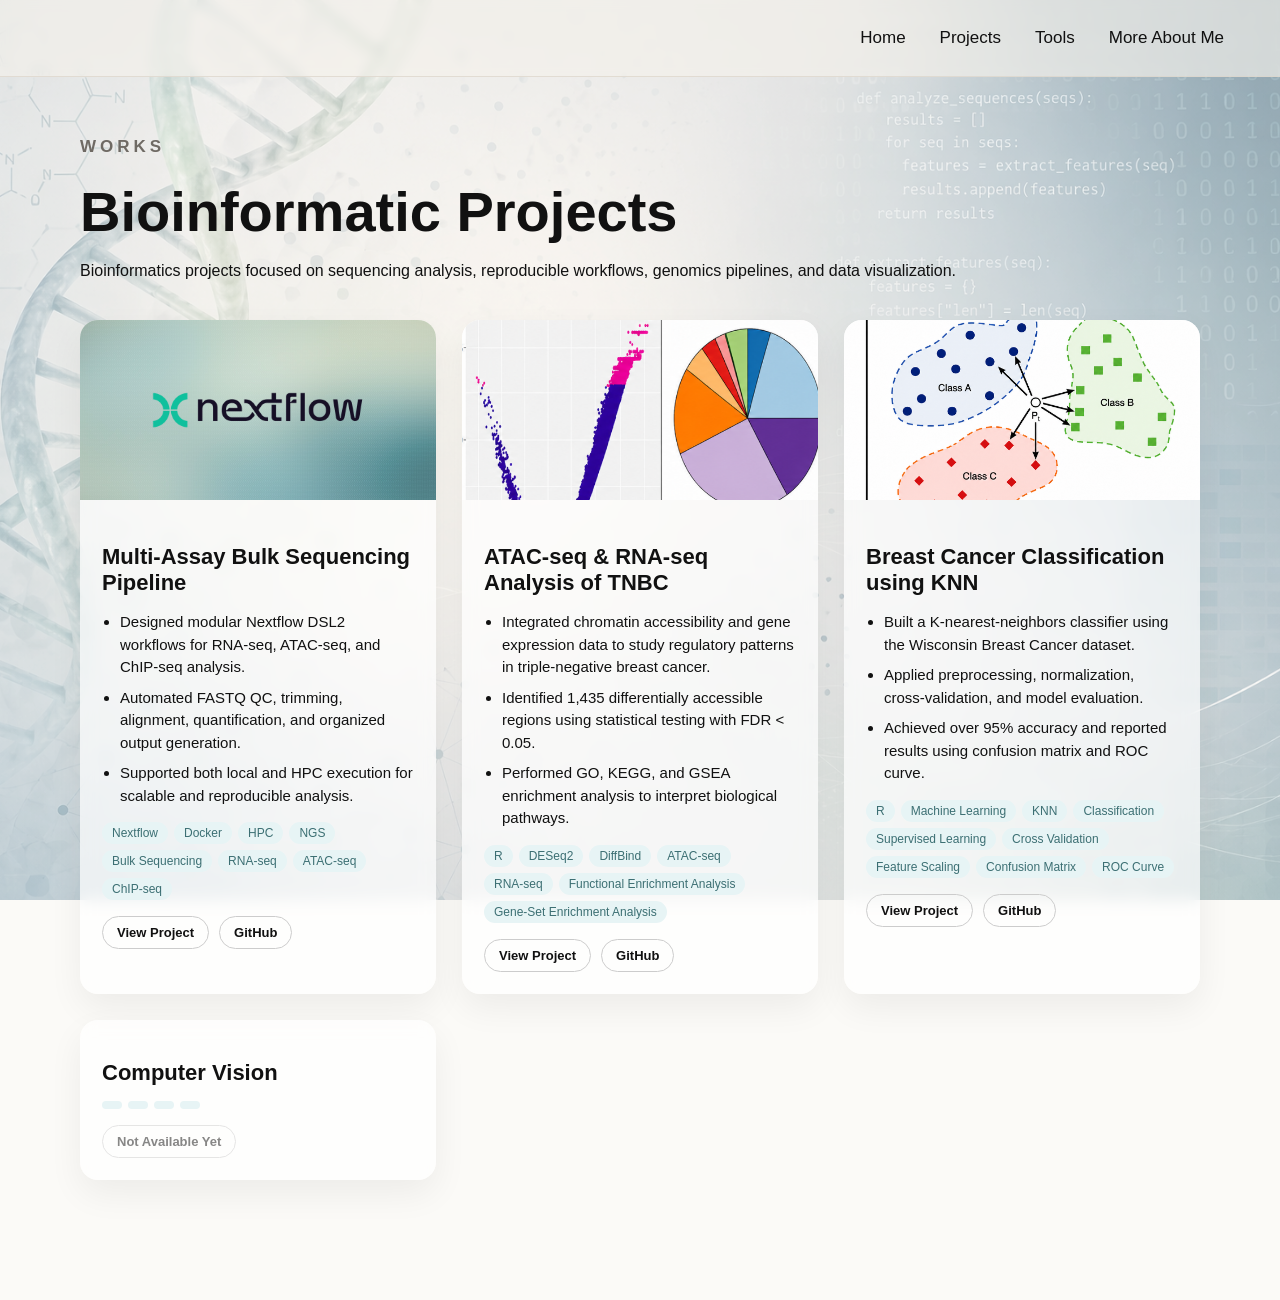
<file: projects.html>
<!DOCTYPE html>
<html lang="en">
<head>
<script async src="https://www.googletagmanager.com/gtag/js?id=G-MM9ECK6VGQ"></script>
<script>
  window.dataLayer = window.dataLayer || [];
  function gtag(){dataLayer.push(arguments);}
  gtag('js', new Date());

  gtag('config', 'G-MM9ECK6VGQ');
</script>
  <meta charset="UTF-8" />
  <meta name="viewport" content="width=device-width, initial-scale=1.0" />
  <title>Projects | Feng Chen</title>
  <link rel="stylesheet" href="style.css" />
</head>

<body>
    <div class="page-overlay">
        <header class="topbar">
            <nav class="nav">
                <a href="index.html">Home</a>
                <a href="projects.html">Projects</a>
                <a href="tools.html">Tools</a>
                <a href="about.html">More About Me</a>
            </nav>
        </header>
    
    
    <main class="projects-page">
        <section class="projects-intro">
            <p class="eyebrow">WORKS</p>
            <h1>Bioinformatic Projects</h1>
            <p>
                Bioinformatics projects focused on sequencing analysis, reproducible workflows,
                genomics pipelines, and data visualization.
            </p>
        </section>

    <section class="projects-grid">

      <!-- Project 1 -->
       
      <article class="project-card">
        <img src="images/nextflow green.png" alt="Nextflow sequencing pipeline workflow" />

        <div class="project-content">

          <h2>Multi-Assay Bulk Sequencing Pipeline</h2>

          <ul>
            <li>Designed modular Nextflow DSL2 workflows for RNA-seq, ATAC-seq, and ChIP-seq analysis.</li>
            <li>Automated FASTQ QC, trimming, alignment, quantification, and organized output generation.</li>
            <li>Supported both local and HPC execution for scalable and reproducible analysis.</li>
          </ul>
          
          <div class="tags">
            <span>Nextflow</span>
            <span>Docker</span>
            <span>HPC</span>
            <span>NGS</span>
            <span>Bulk Sequencing</span>
            <span>RNA-seq</span>
            <span>ATAC-seq</span>
            <span>ChIP-seq</span>
          </div>
          
          <div class="project-links">
            <a href="project-pipeline.html" class="btn">View Project</a>
            <a href="https://github.com/fchen-code/Bulk-Sequencing-Pipeline" class="btn secondary">GitHub</a>
          </div>
        </div>
      </article>

      <!-- Project 2 -->
      <article class="project-card">
        <img src="images/ATAC project.png" alt="ATAC-seq and RNA-seq project visualization" />

        <div class="project-content">
          <h2>ATAC-seq & RNA-seq Analysis of TNBC</h2>

          <ul>
            <li>Integrated chromatin accessibility and gene expression data to study regulatory patterns in triple-negative breast cancer.</li>
            <li>Identified 1,435 differentially accessible regions using statistical testing with FDR &lt; 0.05.</li>
            <li>Performed GO, KEGG, and GSEA enrichment analysis to interpret biological pathways.</li>
          </ul>
          <div class="tags">
            <span>R</span>
            <span>DESeq2</span>
            <span>DiffBind</span>
            <span>ATAC-seq</span>
            <span>RNA-seq</span>
            <span>Functional Enrichment Analysis</span>
            <span>Gene-Set Enrichment Analysis</span>
          </div>
          <div class="project-links">
            <a href="project-atac.html" class="btn">View Project</a>
            <a href="https://fchen-code.github.io/atac_rna_tnbc/#Loading_libraries" class="btn secondary">GitHub</a>
          </div>
        </div>
      </article>

      <!-- Project 3 -->
      <article class="project-card">
        <img src="images/knn.png" alt="Breast cancer machine learning project" />

        <div class="project-content">

          <h2>Breast Cancer Classification using KNN</h2>

          <ul>
            <li>Built a K-nearest-neighbors classifier using the Wisconsin Breast Cancer dataset.</li>
            <li>Applied preprocessing, normalization, cross-validation, and model evaluation.</li>
            <li>Achieved over 95% accuracy and reported results using confusion matrix and ROC curve.</li>
          </ul>

          <div class="tags">
            <span>R</span>
            <span>Machine Learning</span>
            <span>KNN</span>
            <span>Classification</span>
            <span>Supervised Learning</span>
            <span>Cross Validation</span>
            <span>Feature Scaling</span>
            <span>Confusion Matrix</span>
            <span>ROC Curve</span>
          </div>

          <div class="project-links">
            <a href="project-knn.html" class="btn">View Project</a>
            <a href="https://fchen-code.github.io/kNN-cancer-classification/" class="btn secondary">GitHub</a>
          </div>
        </div>
      </article>

      <!-- Project 4 -->
      <article class="project-card">

        <div class="project-content">

          <h2>Computer Vision</h2>

          <ul>
          </ul>
          <div class="tags">
            <span></span>
            <span></span>
            <span></span>
            <span></span>
          </div>
          <div class="project-links">
            <a class="btn disabled">Not Available Yet</a>
          </div>
        </div>
      </article>

    </section>

  </main>
</body>
</html>
</file>
<file: style.css>
* {
  box-sizing: border-box;
}

body {
  margin: 0;
  font-family: Arial, Helvetica, sans-serif;
  color: #111111;
  background-image: url("images/bio-cs-background.png");
  background-size: cover;
  background-position: center;
  background-repeat: no-repeat;
  background-attachment: fixed;
  min-height: 100vh;
}

.page-overlay {
  min-height: 100vh;
  background: rgba(245, 242, 235, 0.42);
}

/* Top bar */
.topbar {
  width: 100%;
  padding: 28px 56px;
  display: flex;
  justify-content: flex-end;
  align-items: center;
  border-bottom: 1px solid rgba(221, 214, 203, 0.75);
  background-color: rgba(245, 242, 235, 0.65);
  backdrop-filter: blur(5px);
}

.brand {
  display: flex;
  align-items: center;
  gap: 12px;
  flex-wrap: wrap;
}

.brand h2 {
  margin: 0;
  font-size: 24px;
  font-weight: 700;
}

.brand p {
  margin: 0;
  color: #555;
  font-size: 16px;
}

.dot {
  width: 14px;
  height: 14px;
  border-radius: 50%;
  background-color: #f0b63f;
}

.nav {
  display: flex;
  gap: 34px;
}

.nav a {
  text-decoration: none;
  color: #111;
  font-size: 17px;
}

.nav a:hover {
  text-decoration: underline;
}

/* Home page */
.hero {
  max-width: 1250px;
  margin: 0 auto;
  min-height: calc(100vh - 90px);
  display: flex;
  align-items: center;
  justify-content: center;
  gap: 80px;
  padding: 60px 50px;
}

.hero-image,
.hero-text {
  flex: 1;
}

.hero-image {
  display: flex;
  justify-content: center;
  align-items: center;
}

.photo-placeholder {
  width: 420px;
  height: 420px;
  border-radius: 50%;
  background: rgba(255, 255, 255, 0.45);
  border: 2px dashed rgba(120, 120, 120, 0.45);
  backdrop-filter: blur(6px);
  display: flex;
  align-items: center;
  justify-content: center;
  color: #5e5e5e;
  font-size: 20px;
}

.eyebrow {
  font-size: 17px;
  letter-spacing: 4px;
  color: #6f6a64;
  margin: 0 0 22px 0;
  font-weight: 700;
}

.hero-text h1 {
  font-size: 96px;
  margin: 0;
}

.hero-text h3 {
  font-size: 24px;
  margin: 18px 0;
}

.hero-text p {
  max-width: 540px;
  font-size: 18px;
  line-height: 1.75;
  color: #2f2f2f;
}

/* Home circles */
.circle-links {
  display: flex;
  gap: 24px;
  margin-top: 34px;
}

.circle {
  width: 145px;
  height: 145px;
  border-radius: 50%;
  display: flex;
  align-items: center;
  justify-content: center;
  font-weight: bold;
  text-decoration: none;
  color: #111;
  transition: 0.2s;
}

.circle:hover {
  transform: translateY(-4px);
}

.about { background: #f1b83d; }
.projects { background: #ef6f5b; }
.tools { background: #8ad7da; }

.about-layout {
  max-width: 1350px;
  margin: 0 auto;
  min-height: calc(100vh - 90px);
  display: grid;
  grid-template-columns: 1.45fr 0.85fr;
  gap: 28px;
  align-items: center;
  padding: 45px 70px 90px;
}

.about-card {
  background: rgba(255, 255, 255, 0.68);
  border-radius: 18px;
  backdrop-filter: blur(8px);
  box-shadow: 0 14px 35px rgba(0, 0, 0, 0.06);
}

.about-text {
  padding: 32px 42px;
}

.about-text h1 {
  font-size: 54px;
  line-height: 1;
  margin: 0 0 28px 0;
  font-weight: 800;
}

.about-text p {
  font-size: 18px;
  line-height: 1.6;
  color: #111;
  margin: 0 0 24px 0;
}

.side-panel {
  padding: 28px 32px;
}

.panel-section {
  padding-bottom: 22px;
  margin-bottom: 22px;
  border-bottom: 1px solid rgba(0, 0, 0, 0.13);
}

.panel-section:last-child {
  border-bottom: none;
  margin-bottom: 0;
  padding-bottom: 0;
}

.panel-section h2 {
  font-size: 26px;
  margin: 0 0 16px 0;
}

.skill-line {
  font-size: 17px;
  line-height: 1.5;
  margin: 0 0 8px 0;
}

.skill-line span {
  color: #4f7fa4;
  margin: 0 8px;
}

.panel-section ul {
  margin: 0;
  padding-left: 22px;
}

.panel-section li {
  font-size: 16px;
  line-height: 1.55;
  margin-bottom: 10px;
}

.panel-section p {
  font-size: 16px;
  line-height: 1.5;
  margin: 0 0 10px 0;
}

.panel-section strong {
  color: #315f9e;
}

.social-icons a {
    width: 48px;
    height: 48px;
    font-size: 36px;
    color:#212121;
  }
.social-icons {
  bottom: 5%;
  left: 5%;
  display: flex;
  gap: 24px;
}
.tools-page {
  max-width: 1200px;
  margin: 0 auto;
  padding: 60px 40px 120px;
}

.tools-intro h1 {
  font-size: 56px;
  margin: 0 0 18px 0;
}

.tools-intro p {
  font-size: 18px;
  line-height: 1.6;
}

.tool-grid {
  display: grid;
  grid-template-columns: repeat(3, 1fr);
  gap: 26px;
  margin-top: 40px;
}

.tool-card {
  border: none;
  text-align: left;
  padding: 28px;
  border-radius: 18px;
  background: rgba(255, 255, 255, 0.68);
  backdrop-filter: blur(8px);
  box-shadow: 0 14px 35px rgba(0, 0, 0, 0.06);
  cursor: pointer;
  transition: 0.2s;
  
}

.tool-card:hover {
  transform: translateY(-5px);
}

.tool-card h2 {
  margin: 0 0 12px 0;
  font-size: 26px;
}

.tool-card p {
  font-size: 16px;
  line-height: 1.5;
}

.tool-card.disabled {
  opacity: 0.6;
  cursor: not-allowed;
}

.tool-card.disabled:hover {
  transform: none;
}
.input-group {
  display: flex;
  align-items: center;
  gap: 5px;
}
.modal {
  display: none;
  position: fixed;
  inset: 0;
  background: rgba(0, 0, 0, 0.35);
  justify-content: center;
  align-items: center;
  z-index: 2000;
}

.modal-content {
  width: min(700px, 90%);
  max-height: 85vh;
  overflow-y: auto;
  background: rgba(255, 255, 255, 0.92);
  border-radius: 20px;
  padding: 34px;
  position: relative;
  box-shadow: 0 20px 45px rgba(0, 0, 0, 0.18);
}

.close-btn {
  position: absolute;
  top: 18px;
  right: 22px;
  border: none;
  background: none;
  font-size: 34px;
  cursor: pointer;
  color: #555;
}

.tool-panel h2 {
  font-size: 34px;
  margin: 0 0 12px 0;
}

.tool-note {
  font-size: 16px;
  color: #444;
  line-height: 1.5;
}

.tool-panel label {
  display: block;
  margin-top: 18px;
  margin-bottom: 8px;
  font-weight: bold;
}

.tool-panel textarea,
.tool-panel input {
  width: 100%;
  padding: 12px;
  border: 1px solid #bbb;
  border-radius: 10px;
  font-size: 16px;
  font-family: Arial, Helvetica, sans-serif;
}

.tool-panel textarea {
  min-height: 140px;
  resize: vertical;
}

.run-btn {
  margin-top: 22px;
  padding: 12px 20px;
  border: none;
  border-radius: 999px;
  background: #8ad7da;
  color: #111;
  font-weight: bold;
  cursor: pointer;
}

.run-btn:hover {
  background: #72c8cb;
}

.result-box {
  margin-top: 22px;
  padding: 18px;
  border-radius: 14px;
  background: rgba(245, 245, 245, 0.9);
  font-size: 16px;
  line-height: 1.5;
}

@media (max-width: 900px) {
  .tool-grid {
    grid-template-columns: 1fr;
  }

  .tools-intro h1 {
    font-size: 42px;
  }
}

/* ===================== */
/* PROJECT PAGE */
/* ===================== */

.projects-page {
  max-width: 1200px;
  margin: 0 auto;
  padding: 60px 40px 120px;
}

/* Hero section */
.projects-intro h1 {
  font-size: 56px;
  margin: 0 0 18px 0;
}

.projects p {
  font-size: 18px;
  line-height: 1.6;
}

/* Grid layout */
.projects-grid {
  display: grid;
  grid-template-columns: repeat(3, 1fr);
  gap: 26px;
  margin-top: 40px;
}



/* Project card */
.project-card {
  border-radius: 18px;
  overflow: hidden;
  background: rgba(255, 255, 255, 0.68);
  backdrop-filter: blur(8px);
  box-shadow: 0 14px 35px rgba(0, 0, 0, 0.06);
  transition: 0.2s;
}

.project-card:hover {
  transform: translateY(-6px);
}

/* Image */
.project-card img {
  width: 100%;
  height: 180px;
  object-fit: cover;
}

/* Content */
.project-content {
  padding: 22px;
}

.project-content h2 {
  font-size: 22px;
  margin-bottom: 12px;
}

/* Tags */
.tags {
  display: flex;
  flex-wrap: wrap;
  gap: 6px;
  margin-bottom: 12px;
}

.tags span {
  font-size: 12px;
  padding: 4px 10px;
  border-radius: 999px;
  background: #e7f4f5;
  color: #3c6f73;
}

/* Bullet list */
.project-content ul {
  padding-left: 18px;
  font-size: 15px;
  line-height: 1.5;
}

.project-content li {
  margin-bottom: 8px;
}

/* Buttons */
.project-links {
  margin-top: 16px;
  display: flex;
  gap: 10px;
}

.project-links a {
  text-decoration: none;
  padding: 8px 14px;
  border-radius: 999px;
  font-size: 13px;
  font-weight: bold;
  border: 1px solid #ccc;
  color: #111;
}

.project-links a:hover {
  background: #eee;
}

/* Responsive */
@media (max-width: 900px) {
  .projects-grid {
    grid-template-columns: 1fr;
  }
}
/* ===================== */
/* PROJECT DETAIL PAGE */
/* ===================== */

.project-detail-page {
  max-width: 1100px;
  margin: 0 auto;
  padding: 60px 40px 120px;
}

.project-detail-hero {
  margin-bottom: 40px;
}

.project-detail-hero h1 {
  font-size: 56px;
  line-height: 1.1;
  margin: 0 0 18px 0;
}

.project-subtitle {
  max-width: 850px;
  font-size: 20px;
  line-height: 1.6;
  color: #333;
}

.project-section {
  margin-top: 34px;
  padding: 30px;
  border-radius: 18px;
  background: rgba(255, 255, 255, 0.68);
  backdrop-filter: blur(8px);
  box-shadow: 0 14px 35px rgba(0, 0, 0, 0.06);
}

.project-section h2 {
  font-size: 30px;
  margin: 0 0 18px 0;
}

.project-section p {
  font-size: 17px;
  line-height: 1.7;
  color: #222;
}

.project-bullets {
  padding-left: 22px;
  font-size: 16px;
  line-height: 1.65;
}

.project-bullets li {
  margin-bottom: 10px;
}

.placeholder-box {
  min-height: 220px;
  border: 2px dashed rgba(0, 0, 0, 0.25);
  border-radius: 16px;
  background: rgba(255, 255, 255, 0.45);
  display: flex;
  flex-direction: column;
  align-items: center;
  justify-content: center;
  text-align: center;
  padding: 24px;
}

.placeholder-note {
  max-width: 650px;
  font-size: 15px !important;
  color: #555 !important;
  margin-top: 8px;
}

.results-grid {
  display: grid;
  grid-template-columns: repeat(2, 1fr);
  gap: 24px;
}

.tech-tags {
  display: flex;
  flex-wrap: wrap;
  gap: 10px;
}

.tech-tags span {
  font-size: 14px;
  font-weight: bold;
  padding: 8px 14px;
  border-radius: 999px;
  background: #e7f4f5;
  color: #3c6f73;
}

@media (max-width: 800px) {
  .project-detail-hero h1 {
    font-size: 40px;
  }

  .results-grid {
    grid-template-columns: 1fr;
  }
}
.tech-tags span a {
  text-decoration: none;   /* remove underline */
  color: inherit;          /* use same color as parent */
}
.tech-tags span a:hover {
  text-decoration: none;
}

.workflow-image {
  display: flex;
  justify-content: center;   /* horizontal center */
  align-items: center;
}

.workflow-image img {
  max-width: 100%;
  height: auto;
}

.output-structure-box {
  background: rgba(255,255,255,0.55);
  border-radius: 16px;
  padding: 24px;
  box-shadow: 0 8px 20px rgba(0,0,0,0.06);
}

.tree-preview {
  background: rgba(255,255,255,0.75);
  border-radius: 12px;
  padding: 18px;
  overflow-x: auto;
  font-size: 14px;
  line-height: 1.5;
  margin-bottom: 18px;
}

.multiqc-grid {
  display: grid;
  grid-template-columns: repeat(auto-fit, minmax(320px, 1fr));
  gap: 28px;
}

.multiqc-item img {
  width: 100%;
  height: auto;
  border-radius: 12px;
  display: block;
}

.multiqc-item {
  background: rgba(255,255,255,0.55);
  border-radius: 16px;
  padding: 24px;
  box-shadow: 0 8px 20px rgba(0,0,0,0.06);
}

.featurecount-preview,
.narrowpeak-preview {
  background: rgba(255,255,255,0.55);
  border-radius: 16px;
  padding: 24px;
  overflow: hidden;
  box-shadow: 0 8px 20px rgba(0,0,0,0.06);
}

.fc-preview,
.np-preview {
  background: rgba(255,255,255,0.75);
  border-radius: 12px;
  padding: 16px;

  overflow-x: auto;
  max-width: 100%;

  font-size: 14px;
  line-height: 1.5;
}

.multiqc-item p {
  margin-bottom: 10px;
}

.multiqc-item img {
  width: 100%;
  border-radius: 12px;
  display: block;
  margin: 0 0 16px 0;
}

/* ===================== */
/* ATAC/RNA PROJECT PAGE */
/* ===================== */

.hero-analysis-image {
  margin-top: 34px;
  border-radius: 18px;
  overflow: hidden;
  background: rgba(255,255,255,0.65);
  box-shadow: 0 14px 35px rgba(0,0,0,0.08);
}

.hero-analysis-image img {
  width: 100%;
  height: auto;
  display: block;
}

.findings-grid {
  display: grid;
  grid-template-columns: repeat(4, 1fr);
  gap: 18px;
}

.finding-card {
  background: rgba(255,255,255,0.58);
  border-radius: 16px;
  padding: 22px;
  box-shadow: 0 8px 20px rgba(0,0,0,0.05);
}

.finding-card h3 {
  margin: 0 0 10px 0;
  font-size: 26px;
}

.finding-card p {
  margin: 0;
  font-size: 15px;
  line-height: 1.55;
}

.analysis-flow {
  display: flex;
  flex-wrap: wrap;
  gap: 12px;
  align-items: center;
}

.analysis-flow div {
  padding: 10px 16px;
  border-radius: 999px;
  background: #e7f4f5;
  color: #3c6f73;
  font-weight: bold;
  font-size: 14px;
}

.analysis-flow span {
  font-weight: bold;
  color: #555;
}

.visual-grid {
  display: grid;
  grid-template-columns: repeat(2, 1fr);
  gap: 24px;
}

.visual-card {
  background: rgba(255,255,255,0.58);
  border-radius: 16px;
  padding: 18px;
  box-shadow: 0 8px 20px rgba(0,0,0,0.05);
}

.visual-card img {
  width: 100%;
  height: auto;
  display: block;
  border-radius: 12px;
  margin-bottom: 14px;
}

.visual-card h3 {
  margin: 0 0 8px 0;
  font-size: 22px;
}

.visual-card p {
  margin: 0;
  font-size: 15px;
  line-height: 1.55;
}

@media (max-width: 900px) {
  .findings-grid {
    grid-template-columns: repeat(2, 1fr);
  }

  .visual-grid {
    grid-template-columns: 1fr;
  }
}

@media (max-width: 600px) {
  .findings-grid {
    grid-template-columns: 1fr;
  }
}

.visual-card img {
    width: 100%;
    height: 320px;
    object-fit: cover;
    border-radius: 20px;
}
.method-grid {
  display: grid;
  grid-template-columns: repeat(4, 1fr);
  gap: 18px;
}

.method-card {
  background: rgba(255,255,255,0.58);
  border-radius: 16px;
  padding: 22px;
  box-shadow: 0 8px 20px rgba(0,0,0,0.05);
}

.method-card h3 {
  margin: 0 0 10px 0;
  font-size: 22px;
}

.method-card p {
  margin: 0;
  font-size: 15px;
  line-height: 1.55;
}

@media (max-width: 900px) {
  .method-grid {
    grid-template-columns: repeat(2, 1fr);
  }
}

@media (max-width: 600px) {
  .method-grid {
    grid-template-columns: 1fr;
  }
}
.confusion-table {
    width: 100%;
    border-collapse: collapse;
    margin-top: 18px;
    overflow: hidden;
    border-radius: 14px;
}

.confusion-table th,
.confusion-table td {
    padding: 14px;
    text-align: center;
    border: 1px solid rgba(0,0,0,0.08);
}

.confusion-table th {
    background: rgba(255, 255, 255, 0.8);
    color: #000000;
    font-weight: 700;
}

.confusion-table td {
    font-size: 24px;
    font-weight: 700;
}

.matrix-good {
    background: white;
}

.matrix-bad {
    background: #f3f3f3;
}

.metric-summary {
    display: flex;
    flex-wrap: wrap;
    gap: 12px;
    margin-top: 18px;
}

.metric-summary span {
    background: #ffffff;
    color: #000000;
    padding: 8px 14px;
    border-radius: 999px;
    font-size: 14px;
    font-weight: 600;
}

.disabled {
  pointer-events: none;
  opacity: 0.5;
  cursor: not-allowed;
}

.photo-placeholder {
  width: 320px;
  height: 320px;
  border-radius: 50%;
  overflow: hidden;
  display: flex;
  justify-content: center;
  align-items: center;
  box-shadow: 0 8px 25px rgba(0,0,0,0.08);

}

.photo-placeholder img {
  width: 100%;
  height: 100%;
  object-fit: cover;
  filter: brightness(1.02);
}
</file>
